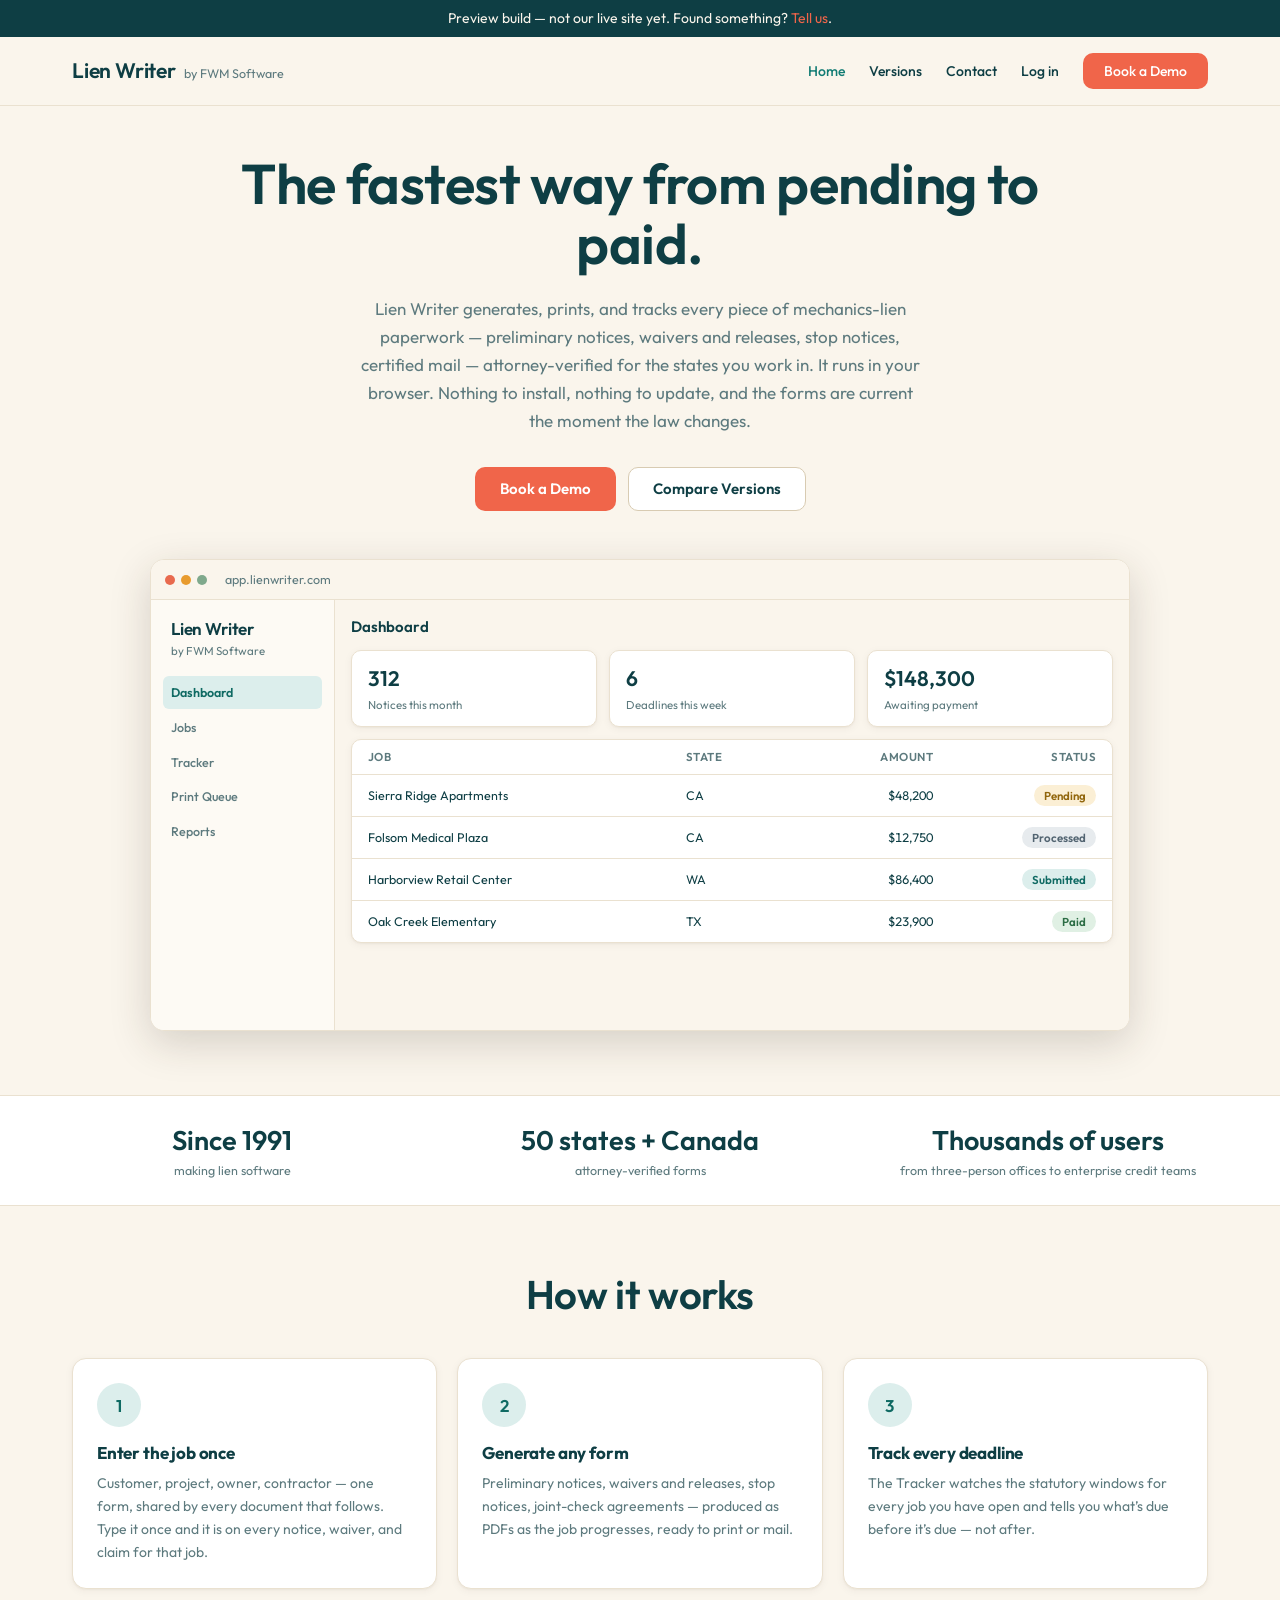
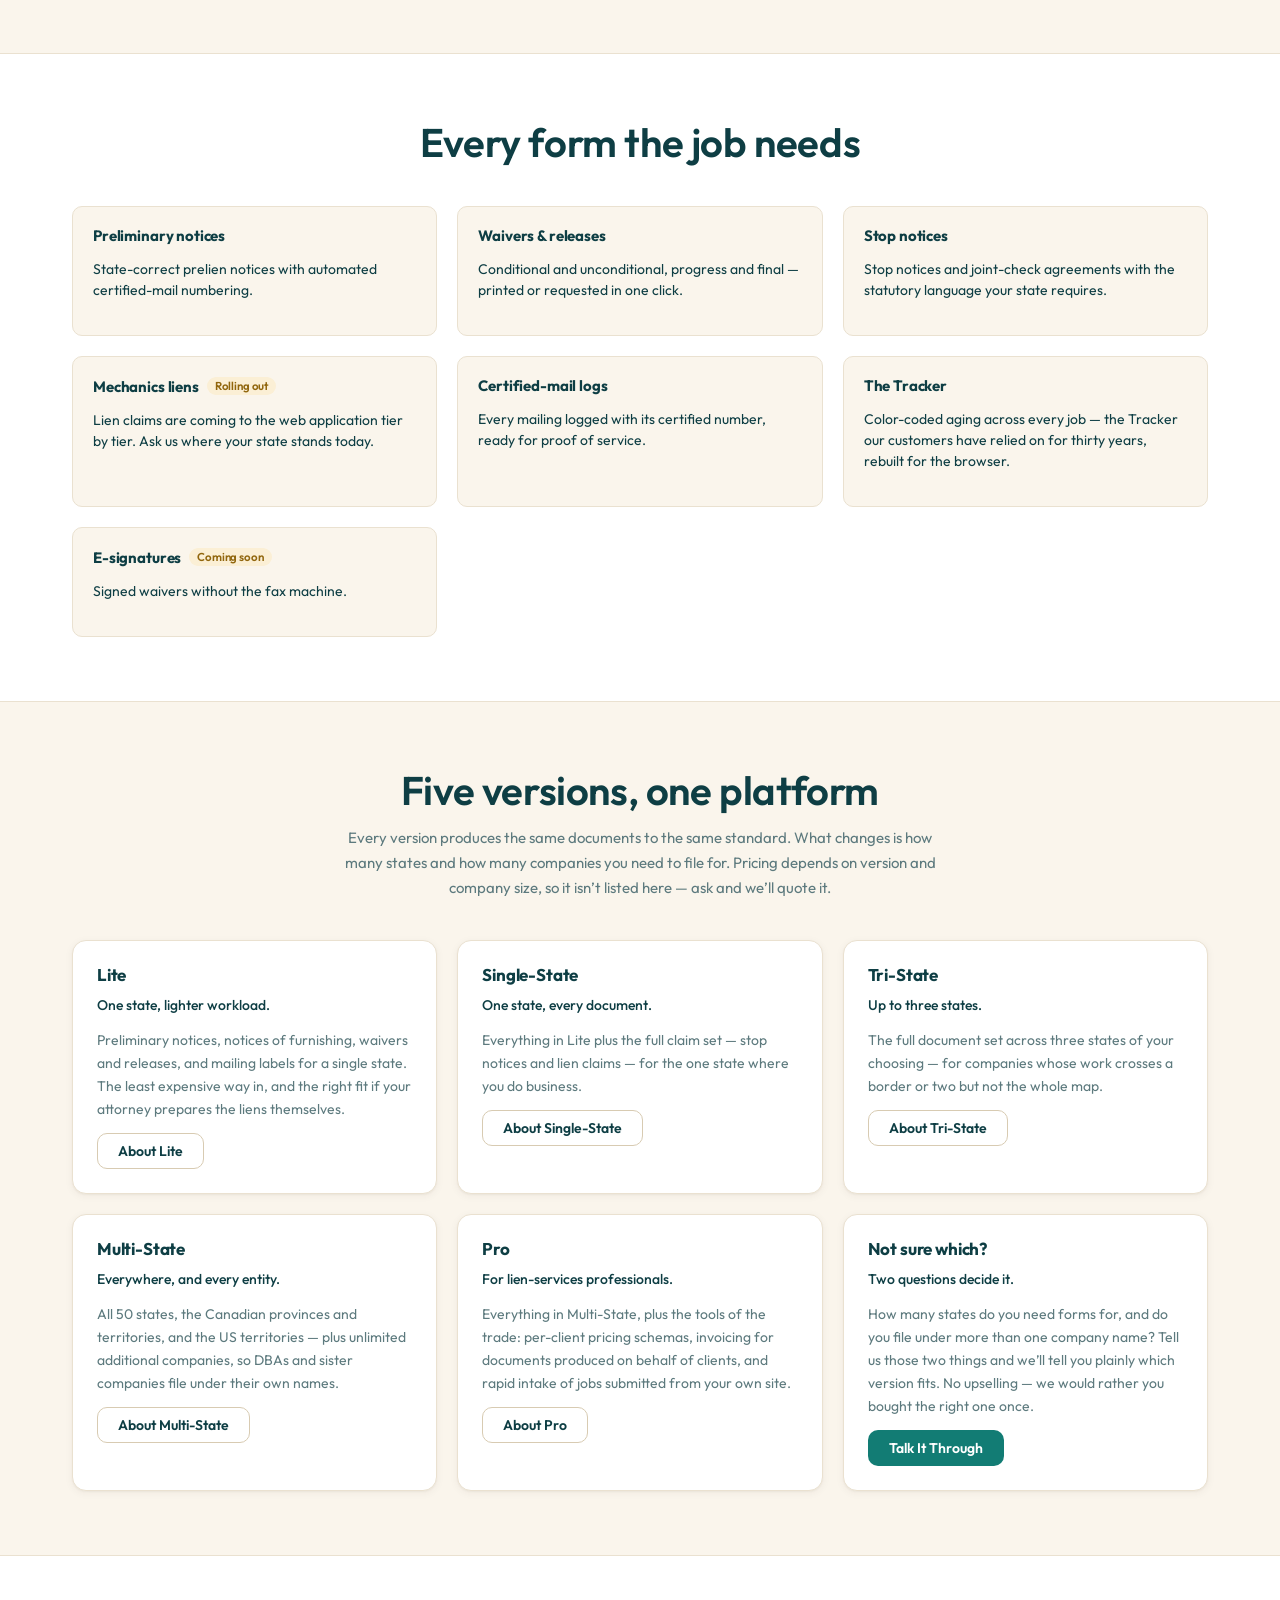
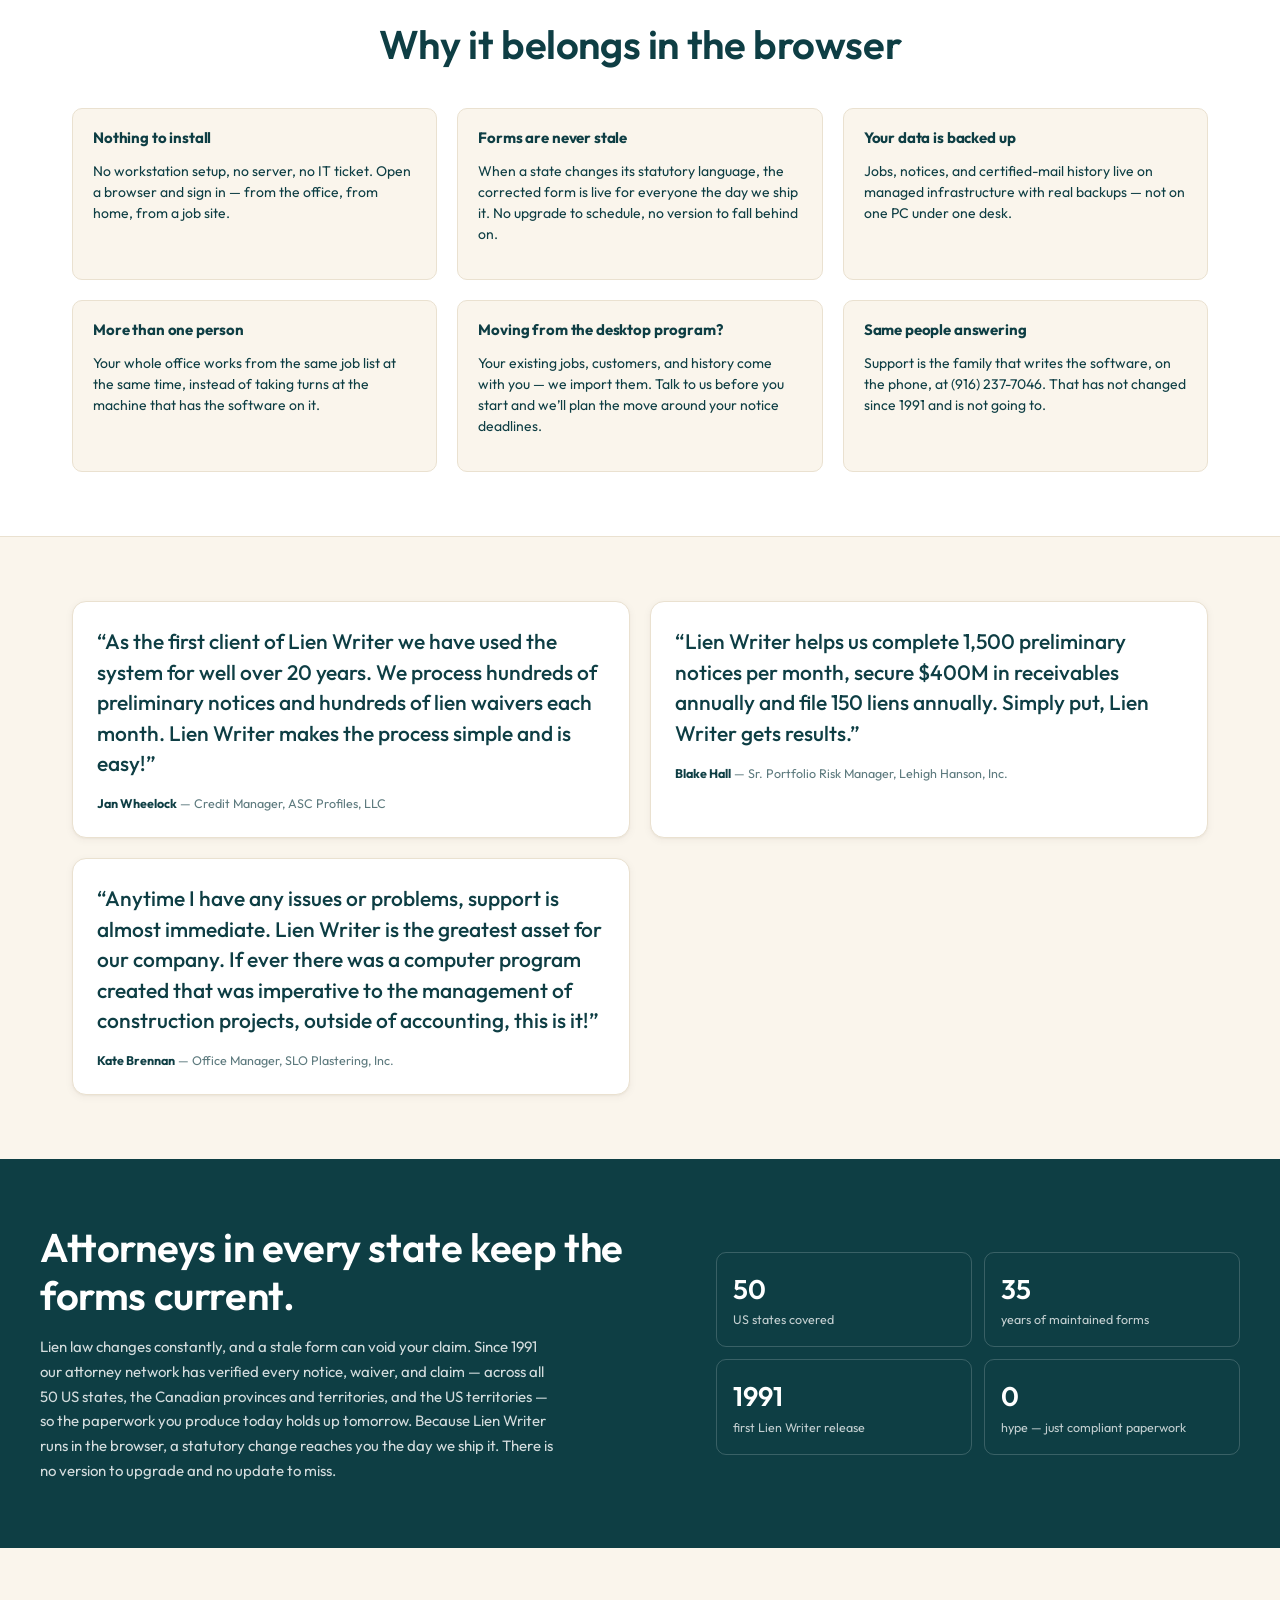
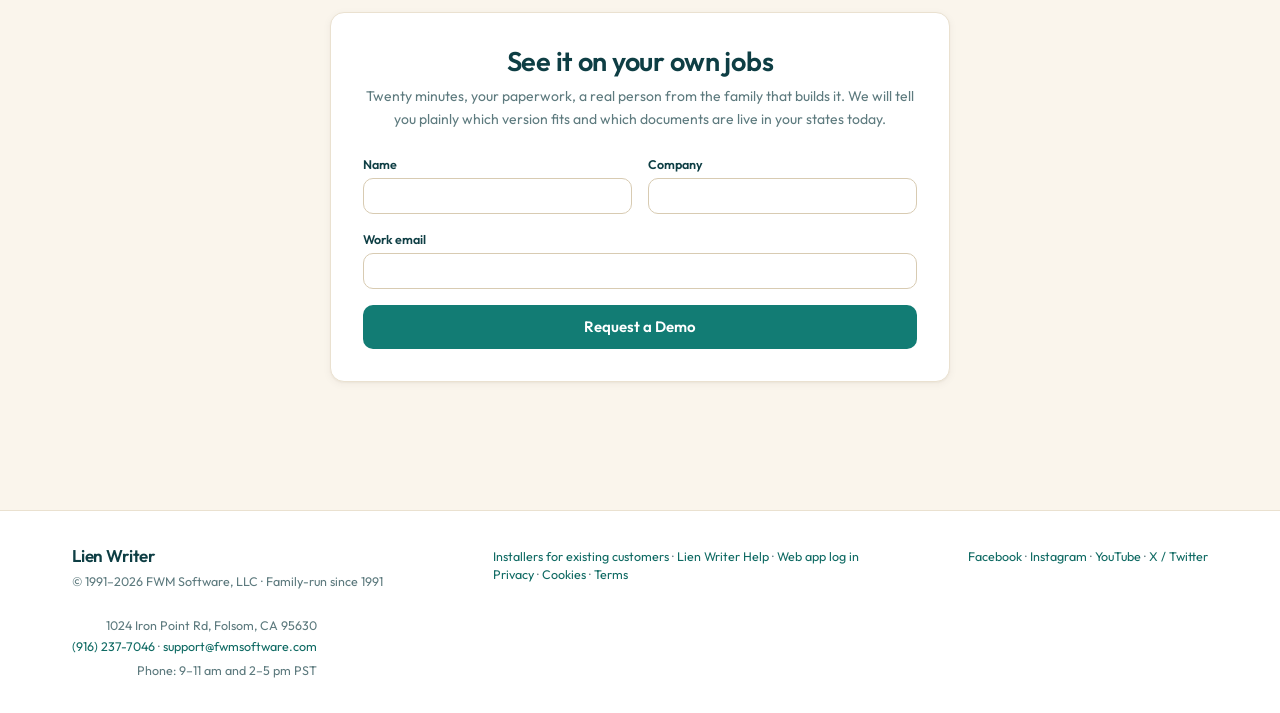
<file: index.html>
<!DOCTYPE html>
<html lang="en">
<head>
  <meta name="robots" content="noindex, nofollow">
<meta charset="utf-8">
<meta name="viewport" content="width=device-width, initial-scale=1">
<title>Mechanics Lien &amp; Preliminary Notice Software &mdash; Lien Writer&reg; by FWM Software</title>
<meta name="description" content="Lien Writer&reg; is web-based mechanics lien software for contractors and suppliers: generate, print, and track preliminary notices, lien waivers and releases, stop notices, and certified-mail logs in your browser — attorney-verified across all 50 states, Canada, and the US territories.">
<link rel="preconnect" href="https://fonts.googleapis.com">
<link rel="preconnect" href="https://fonts.gstatic.com" crossorigin>
<link href="https://fonts.googleapis.com/css2?family=Outfit:wght@400;500;600;700&display=swap" rel="stylesheet">
<link rel="stylesheet" href="styles.css">
</head>
<body>
  <div style="background:#0E3E44;color:#FAF5EC;text-align:center;padding:8px 16px;font-size:14px">Preview build — not our live site yet. Found something? <a href="contact.html" style="color:#F0654A">Tell us</a>.</div>

<header class="site-header">
  <div class="shell header-inner">
    <a class="lockup" href="index.html">
      <span class="lockup-name">Lien Writer</span>
      <span class="lockup-by">by FWM Software</span>
    </a>
    <nav class="site-nav" aria-label="Main">
      <a href="index.html" aria-current="page">Home</a>
      <a href="versions.html">Versions</a>
      <a href="contact.html">Contact</a>
      <a href="https://app.lienwriter.com">Log in</a>
      <a class="btn btn-accent" href="contact.html">Book a Demo</a>
    </nav>
  </div>
</header>

<main>

  <!-- 1. Hero -->
  <section class="hero">
    <div class="shell">
      <h1>The fastest way from pending to paid.</h1>
      <p class="hero-sub">Lien Writer generates, prints, and tracks every piece of mechanics-lien paperwork — preliminary notices, waivers and releases, stop notices, certified mail — attorney-verified for the states you work in. It runs in your browser. Nothing to install, nothing to update, and the forms are current the moment the law changes.</p>
      <div class="hero-ctas">
        <a class="btn btn-accent btn-lg" href="contact.html">Book a Demo</a>
        <a class="btn btn-outline btn-lg" href="versions.html">Compare Versions</a>
      </div>

      <div class="browser-frame" aria-hidden="true">
        <div class="browser-bar">
          <span class="browser-dot d1"></span>
          <span class="browser-dot d2"></span>
          <span class="browser-dot d3"></span>
          <span class="browser-url">app.lienwriter.com</span>
        </div>
        <div class="app-mock">
          <div class="mock-sidebar">
            <div class="mock-lockup">
              <strong>Lien Writer</strong>
              <span>by FWM Software</span>
            </div>
            <div class="mock-nav">
              <span class="active">Dashboard</span>
              <span>Jobs</span>
              <span>Tracker</span>
              <span>Print Queue</span>
              <span>Reports</span>
            </div>
          </div>
          <div class="mock-main">
            <div class="mock-title">Dashboard</div>
            <div class="mock-stats">
              <div class="mock-stat"><b>312</b><span>Notices this month</span></div>
              <div class="mock-stat"><b>6</b><span>Deadlines this week</span></div>
              <div class="mock-stat"><b>$148,300</b><span>Awaiting payment</span></div>
            </div>
            <div class="mock-table">
              <div class="mock-row"><span>Job</span><span>State</span><span class="mock-amount">Amount</span><span style="justify-self:end">Status</span></div>
              <div class="mock-row"><span>Sierra Ridge Apartments</span><span>CA</span><span class="mock-amount">$48,200</span><span class="pill pill-pending">Pending</span></div>
              <div class="mock-row"><span>Folsom Medical Plaza</span><span>CA</span><span class="mock-amount">$12,750</span><span class="pill pill-processed">Processed</span></div>
              <div class="mock-row"><span>Harborview Retail Center</span><span>WA</span><span class="mock-amount">$86,400</span><span class="pill pill-submitted">Submitted</span></div>
              <div class="mock-row"><span>Oak Creek Elementary</span><span>TX</span><span class="mock-amount">$23,900</span><span class="pill pill-paid">Paid</span></div>
            </div>
          </div>
        </div>
      </div>
    </div>
  </section>

  <!-- 2. Trust bar -->
  <section class="section-card">
    <div class="shell trust-grid">
      <div><b>Since 1991</b><span>making lien software</span></div>
      <div><b>50 states + Canada</b><span>attorney-verified forms</span></div>
      <div><b>Thousands of users</b><span>from three-person offices to enterprise credit teams</span></div>
    </div>
  </section>

  <!-- 3. How it works -->
  <section class="section">
    <div class="shell">
      <h2 class="section-title">How it works</h2>
      <div class="grid-3">
        <div class="card">
          <span class="step-badge">1</span>
          <h3>Enter the job once</h3>
          <p>Customer, project, owner, contractor — one form, shared by every document that follows. Type it once and it is on every notice, waiver, and claim for that job.</p>
        </div>
        <div class="card">
          <span class="step-badge">2</span>
          <h3>Generate any form</h3>
          <p>Preliminary notices, waivers and releases, stop notices, joint-check agreements — produced as PDFs as the job progresses, ready to print or mail.</p>
        </div>
        <div class="card">
          <span class="step-badge">3</span>
          <h3>Track every deadline</h3>
          <p>The Tracker watches the statutory windows for every job you have open and tells you what&rsquo;s due before it&rsquo;s due — not after.</p>
        </div>
      </div>
    </div>
  </section>

  <!-- 4. Feature grid -->
  <section class="section section-card">
    <div class="shell">
      <h2 class="section-title">Every form the job needs</h2>
      <div class="grid-3">
        <div class="feature">
          <h3>Preliminary notices</h3>
          <p>State-correct prelien notices with automated certified-mail numbering.</p>
        </div>
        <div class="feature">
          <h3>Waivers &amp; releases</h3>
          <p>Conditional and unconditional, progress and final — printed or requested in one click.</p>
        </div>
        <div class="feature">
          <h3>Stop notices</h3>
          <p>Stop notices and joint-check agreements with the statutory language your state requires.</p>
        </div>
        <div class="feature">
          <h3>Mechanics liens<span class="tag-soon">Rolling out</span></h3>
          <p>Lien claims are coming to the web application tier by tier. Ask us where your state stands today.</p>
        </div>
        <div class="feature">
          <h3>Certified-mail logs</h3>
          <p>Every mailing logged with its certified number, ready for proof of service.</p>
        </div>
        <div class="feature">
          <h3>The Tracker</h3>
          <p>Color-coded aging across every job — the Tracker our customers have relied on for thirty years, rebuilt for the browser.</p>
        </div>
        <div class="feature">
          <h3>E-signatures<span class="tag-soon">Coming soon</span></h3>
          <p>Signed waivers without the fax machine.</p>
        </div>
      </div>
    </div>
  </section>

  <!-- 4b. The catalog -->
  <section class="section">
    <div class="shell">
      <h2 class="section-title">Five versions, one platform</h2>
      <p class="section-sub">Every version produces the same documents to the same standard. What changes is how many states and how many companies you need to file for. Pricing depends on version and company size, so it isn&rsquo;t listed here &mdash; ask and we&rsquo;ll quote it.</p>
      <div class="grid-3">
        <div class="card">
          <h3 style="margin-top:0">Lite</h3>
          <p class="lede">One state, lighter workload.</p>
          <p>Preliminary notices, notices of furnishing, waivers and releases, and mailing labels for a single state. The least expensive way in, and the right fit if your attorney prepares the liens themselves.</p>
          <p class="version-cta"><a class="btn btn-outline" href="lite-version/">About Lite</a></p>
        </div>
        <div class="card">
          <h3 style="margin-top:0">Single-State</h3>
          <p class="lede">One state, every document.</p>
          <p>Everything in Lite plus the full claim set &mdash; stop notices and lien claims &mdash; for the one state where you do business.</p>
          <p class="version-cta"><a class="btn btn-outline" href="single-state/">About Single-State</a></p>
        </div>
        <div class="card">
          <h3 style="margin-top:0">Tri-State</h3>
          <p class="lede">Up to three states.</p>
          <p>The full document set across three states of your choosing &mdash; for companies whose work crosses a border or two but not the whole map.</p>
          <p class="version-cta"><a class="btn btn-outline" href="tri-state/">About Tri-State</a></p>
        </div>
        <div class="card">
          <h3 style="margin-top:0">Multi-State</h3>
          <p class="lede">Everywhere, and every entity.</p>
          <p>All 50 states, the Canadian provinces and territories, and the US territories &mdash; plus unlimited additional companies, so DBAs and sister companies file under their own names.</p>
          <p class="version-cta"><a class="btn btn-outline" href="multi-state/">About Multi-State</a></p>
        </div>
        <div class="card">
          <h3 style="margin-top:0">Pro</h3>
          <p class="lede">For lien-services professionals.</p>
          <p>Everything in Multi-State, plus the tools of the trade: per-client pricing schemas, invoicing for documents produced on behalf of clients, and rapid intake of jobs submitted from your own site.</p>
          <p class="version-cta"><a class="btn btn-outline" href="lien-writer-pro/">About Pro</a></p>
        </div>
        <div class="card">
          <h3 style="margin-top:0">Not sure which?</h3>
          <p class="lede">Two questions decide it.</p>
          <p>How many states do you need forms for, and do you file under more than one company name? Tell us those two things and we&rsquo;ll tell you plainly which version fits. No upselling &mdash; we would rather you bought the right one once.</p>
          <p class="version-cta"><a class="btn btn-primary" href="contact.html">Talk It Through</a></p>
        </div>
      </div>
    </div>
  </section>

  <!-- 4c. Why the browser -->
  <section class="section section-card">
    <div class="shell">
      <h2 class="section-title">Why it belongs in the browser</h2>
      <div class="grid-3">
        <div class="feature">
          <h3>Nothing to install</h3>
          <p>No workstation setup, no server, no IT ticket. Open a browser and sign in &mdash; from the office, from home, from a job site.</p>
        </div>
        <div class="feature">
          <h3>Forms are never stale</h3>
          <p>When a state changes its statutory language, the corrected form is live for everyone the day we ship it. No upgrade to schedule, no version to fall behind on.</p>
        </div>
        <div class="feature">
          <h3>Your data is backed up</h3>
          <p>Jobs, notices, and certified-mail history live on managed infrastructure with real backups &mdash; not on one PC under one desk.</p>
        </div>
        <div class="feature">
          <h3>More than one person</h3>
          <p>Your whole office works from the same job list at the same time, instead of taking turns at the machine that has the software on it.</p>
        </div>
        <div class="feature">
          <h3>Moving from the desktop program?</h3>
          <p>Your existing jobs, customers, and history come with you &mdash; we import them. Talk to us before you start and we&rsquo;ll plan the move around your notice deadlines.</p>
        </div>
        <div class="feature">
          <h3>Same people answering</h3>
          <p>Support is the family that writes the software, on the phone, at (916) 237-7046. That has not changed since 1991 and is not going to.</p>
        </div>
      </div>
    </div>
  </section>

  <!-- 5. Testimonials -->
  <section class="section">
    <div class="shell grid-2" style="margin-top:0">
      <figure class="card quote-card">
        <blockquote>&ldquo;As the first client of Lien Writer we have used the system for well over 20 years. We process hundreds of preliminary notices and hundreds of lien waivers each month. Lien Writer makes the process simple and is easy!&rdquo;</blockquote>
        <figcaption><strong>Jan Wheelock</strong> — Credit Manager, ASC Profiles, LLC</figcaption>
      </figure>
      <figure class="card quote-card">
        <blockquote>&ldquo;Lien Writer helps us complete 1,500 preliminary notices per month, secure $400M in receivables annually and file 150 liens annually. Simply put, Lien Writer gets results.&rdquo;</blockquote>
        <figcaption><strong>Blake Hall</strong> — Sr. Portfolio Risk Manager, Lehigh Hanson, Inc.</figcaption>
      </figure>
      <figure class="card quote-card">
        <blockquote>&ldquo;Anytime I have any issues or problems, support is almost immediate. Lien Writer is the greatest asset for our company. If ever there was a computer program created that was imperative to the management of construction projects, outside of accounting, this is it!&rdquo;</blockquote>
        <figcaption><strong>Kate Brennan</strong> &mdash; Office Manager, SLO Plastering, Inc.</figcaption>
      </figure>
    </div>
  </section>

  <!-- 6. Compliance -->
  <section class="compliance">
    <div class="shell compliance-inner">
      <div>
        <h2>Attorneys in every state keep the forms current.</h2>
        <p>Lien law changes constantly, and a stale form can void your claim. Since 1991 our attorney network has verified every notice, waiver, and claim — across all 50 US states, the Canadian provinces and territories, and the US territories — so the paperwork you produce today holds up tomorrow. Because Lien Writer runs in the browser, a statutory change reaches you the day we ship it. There is no version to upgrade and no update to miss.</p>
      </div>
      <div class="compliance-stats">
        <div class="compliance-stat"><b>50</b><span>US states covered</span></div>
        <div class="compliance-stat"><b>35</b><span>years of maintained forms</span></div>
        <div class="compliance-stat"><b>1991</b><span>first Lien Writer release</span></div>
        <div class="compliance-stat"><b>0</b><span>hype — just compliant paperwork</span></div>
      </div>
    </div>
  </section>

  <!-- 7. Demo form -->
  <section class="section" id="demo">
    <div class="shell">
      <form class="card form-card" id="demo-form">
        <h2>See it on your own jobs</h2>
        <p class="form-lede">Twenty minutes, your paperwork, a real person from the family that builds it. We will tell you plainly which version fits and which documents are live in your states today.</p>
        <div class="form-grid">
          <div class="field">
            <label for="demo-name">Name</label>
            <input id="demo-name" name="name" type="text" autocomplete="name" required>
          </div>
          <div class="field">
            <label for="demo-company">Company</label>
            <input id="demo-company" name="company" type="text" autocomplete="organization" required>
          </div>
        </div>
        <div class="field">
          <label for="demo-email">Work email</label>
          <input id="demo-email" name="email" type="email" autocomplete="email" required>
        </div>
        <button class="btn btn-primary btn-lg" type="submit" style="width:100%">Request a Demo</button>
        <p class="form-note" hidden>Your email app should open with the details filled in — just press Send, and we&rsquo;ll be in touch within one business day.</p>
      </form>
    </div>
  </section>

</main>

<!-- 8. Footer -->
<footer class="site-footer">
  <div class="shell footer-inner">
    <div>
      <div class="lockup-name">Lien Writer</div>
      <div class="footer-line">&copy; 1991&ndash;2026 FWM Software, LLC &middot; Family-run since 1991</div>
    </div>
    <nav class="footer-line" aria-label="More from FWM Software">
      <a href="downloads.html">Installers for existing customers</a> &middot;
      <a href="https://www.lienwriterhelp.com/">Lien Writer Help</a> &middot;
      <a href="https://app.lienwriter.com">Web app log in</a><br>
      <a href="privacy.html">Privacy</a> &middot;
      <a href="cookies.html">Cookies</a> &middot;
      <a href="terms.html">Terms</a>
    </nav>
    <nav class="footer-line" aria-label="Social">
      <a href="https://www.facebook.com/lienwriter" rel="noopener">Facebook</a> &middot;
      <a href="https://www.instagram.com/lienwritersoftware/" rel="noopener">Instagram</a> &middot;
      <a href="https://www.youtube.com/channel/UCjJ4qw9RENUGx04Q4GmMbog" rel="noopener">YouTube</a> &middot;
      <a href="https://twitter.com/Fmoore0001" rel="noopener">X / Twitter</a>
    </nav>
    <address>
      1024 Iron Point Rd, Folsom, CA 95630<br>
      <a href="tel:+19162377046">(916) 237-7046</a> &middot; <a href="mailto:support@fwmsoftware.com">support@fwmsoftware.com</a>
      <span class="footer-hours">Phone: 9&ndash;11 am and 2&ndash;5 pm PST</span>
    </address>
  </div>
</footer>

<script>
document.getElementById('demo-form').addEventListener('submit', function (e) {
  e.preventDefault();
  var f = e.target;
  var name = f.name.value.trim();
  var company = f.company.value.trim();
  var email = f.email.value.trim();
  var subject = 'Demo request — ' + name + (company ? ' at ' + company : '');
  var body = 'Name: ' + name + '\nCompany: ' + company + '\nWork email: ' + email +
    '\n\nSent from the fwmsoftware.com demo form.';
  window.location.href = 'mailto:support@fwmsoftware.com?subject=' +
    encodeURIComponent(subject) + '&body=' + encodeURIComponent(body);
  f.querySelector('.form-note').hidden = false;
});
</script>

</body>
</html>
</file>
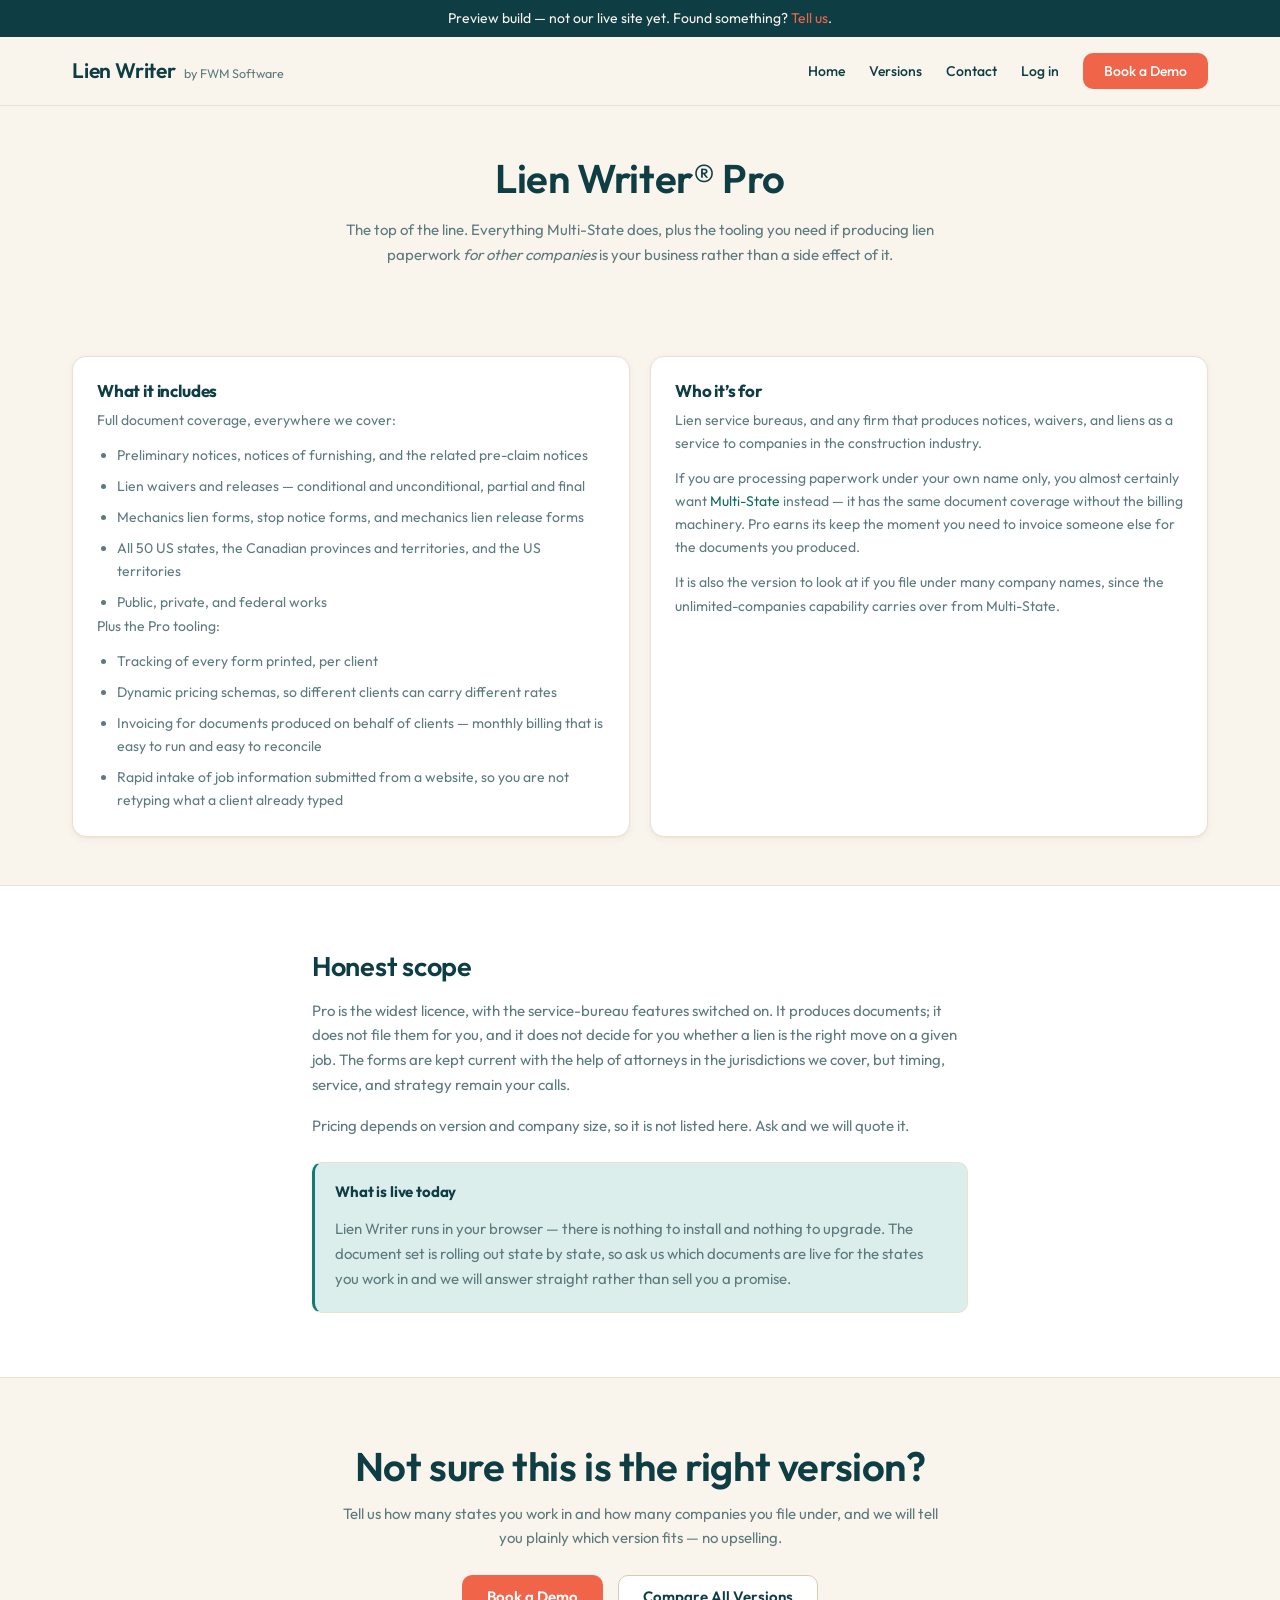
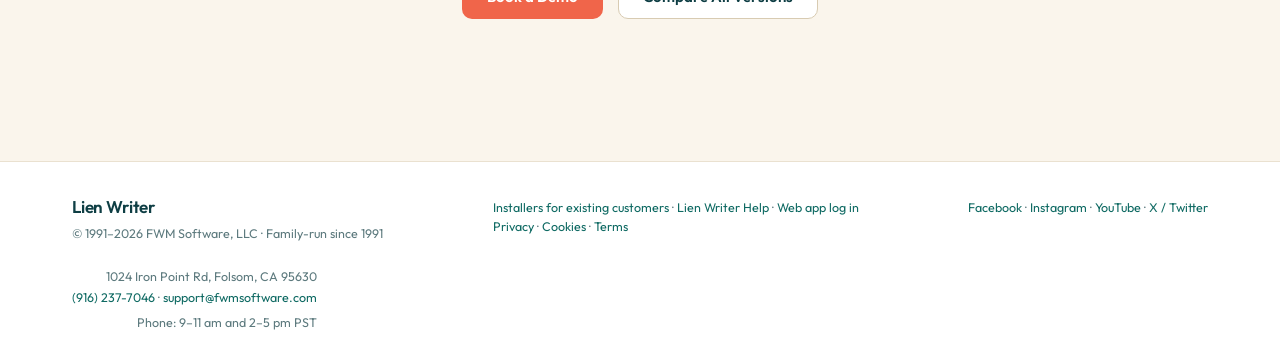
<file: lien-writer-pro/index.html>
<!DOCTYPE html>
<html lang="en">
<head>
  <meta name="robots" content="noindex, nofollow">
<meta charset="utf-8">
<meta name="viewport" content="width=device-width, initial-scale=1">
<title>Lien Writer&reg; Pro &mdash; Mechanics Lien Software for Lien Service Professionals | FWM Software</title>
<meta name="description" content="Lien Writer Pro: every mechanics-lien document for all 50 states, the Canadian provinces and territories, and the US territories, plus billing and invoicing tools for firms producing lien paperwork on behalf of clients.">
<link rel="preconnect" href="https://fonts.googleapis.com">
<link rel="preconnect" href="https://fonts.gstatic.com" crossorigin>
<link href="https://fonts.googleapis.com/css2?family=Outfit:wght@400;500;600;700&display=swap" rel="stylesheet">
<link rel="stylesheet" href="../styles.css">
</head>
<body>
  <div style="background:#0E3E44;color:#FAF5EC;text-align:center;padding:8px 16px;font-size:14px">Preview build — not our live site yet. Found something? <a href="../contact.html" style="color:#F0654A">Tell us</a>.</div>

<header class="site-header">
  <div class="shell header-inner">
    <a class="lockup" href="../index.html">
      <span class="lockup-name">Lien Writer</span>
      <span class="lockup-by">by FWM Software</span>
    </a>
    <nav class="site-nav" aria-label="Main">
      <a href="../index.html">Home</a>
      <a href="../versions.html">Versions</a>
      <a href="../contact.html">Contact</a>
      <a href="https://app.lienwriter.com">Log in</a>
      <a class="btn btn-accent" href="../contact.html">Book a Demo</a>
    </nav>
  </div>
</header>

<main>
  <section class="page-intro">
    <div class="shell">
      <h1>Lien Writer&reg; Pro</h1>
      <p>The top of the line. Everything Multi-State does, plus the tooling you need if producing lien paperwork <em>for other companies</em> is your business rather than a side effect of it.</p>
    </div>
  </section>

  <section class="section-tight">
    <div class="shell grid-2">
      <div class="card">
        <h3 style="margin-top:0">What it includes</h3>
        <p>Full document coverage, everywhere we cover:</p>
        <ul>
          <li>Preliminary notices, notices of furnishing, and the related pre-claim notices</li>
          <li>Lien waivers and releases &mdash; conditional and unconditional, partial and final</li>
          <li>Mechanics lien forms, stop notice forms, and mechanics lien release forms</li>
          <li>All 50 US states, the Canadian provinces and territories, and the US territories</li>
          <li>Public, private, and federal works</li>
        </ul>
        <p>Plus the Pro tooling:</p>
        <ul>
          <li>Tracking of every form printed, per client</li>
          <li>Dynamic pricing schemas, so different clients can carry different rates</li>
          <li>Invoicing for documents produced on behalf of clients &mdash; monthly billing that is easy to run and easy to reconcile</li>
          <li>Rapid intake of job information submitted from a website, so you are not retyping what a client already typed</li>
        </ul>
      </div>
      <div class="card">
        <h3 style="margin-top:0">Who it&rsquo;s for</h3>
        <p>Lien service bureaus, and any firm that produces notices, waivers, and liens as a service to companies in the construction industry.</p>
        <p>If you are processing paperwork under your own name only, you almost certainly want <a href="../multi-state/">Multi-State</a> instead &mdash; it has the same document coverage without the billing machinery. Pro earns its keep the moment you need to invoice someone else for the documents you produced.</p>
        <p>It is also the version to look at if you file under many company names, since the unlimited-companies capability carries over from Multi-State.</p>
      </div>
    </div>
  </section>

  <section class="section section-card">
    <div class="shell prose">
      <h2>Honest scope</h2>
      <p>Pro is the widest licence, with the service-bureau features switched on. It produces documents; it does not file them for you, and it does not decide for you whether a lien is the right move on a given job. The forms are kept current with the help of attorneys in the jurisdictions we cover, but timing, service, and strategy remain your calls.</p>
      <p>Pricing depends on version and company size, so it is not listed here. Ask and we will quote it.</p>
      <div class="callout">
        <h3>What is live today</h3>
        <p>Lien Writer runs in your browser &mdash; there is nothing to install and nothing to upgrade. The document set is rolling out state by state, so ask us which documents are live for the states you work in and we will answer straight rather than sell you a promise.</p>
      </div>
    </div>
  </section>
  <section class="section">
    <div class="shell" style="text-align:center">
      <h2 class="section-title">Not sure this is the right version?</h2>
      <p class="section-sub">Tell us how many states you work in and how many companies you file under, and we will tell you plainly which version fits &mdash; no upselling.</p>
      <p style="margin-top:var(--space-6)">
        <a class="btn btn-accent btn-lg" href="../contact.html">Book a Demo</a>
        <a class="btn btn-outline btn-lg" href="../versions.html" style="margin-left:var(--space-3)">Compare All Versions</a>
      </p>
    </div>
  </section>

</main>

<footer class="site-footer">
  <div class="shell footer-inner">
    <div>
      <div class="lockup-name">Lien Writer</div>
      <div class="footer-line">&copy; 1991&ndash;2026 FWM Software, LLC &middot; Family-run since 1991</div>
    </div>
    <nav class="footer-line" aria-label="More from FWM Software">
      <a href="../downloads.html">Installers for existing customers</a> &middot;
      <a href="https://www.lienwriterhelp.com/">Lien Writer Help</a> &middot;
      <a href="https://app.lienwriter.com">Web app log in</a><br>
      <a href="../privacy.html">Privacy</a> &middot;
      <a href="../cookies.html">Cookies</a> &middot;
      <a href="../terms.html">Terms</a>
    </nav>
    <nav class="footer-line" aria-label="Social">
      <a href="https://www.facebook.com/lienwriter" rel="noopener">Facebook</a> &middot;
      <a href="https://www.instagram.com/lienwritersoftware/" rel="noopener">Instagram</a> &middot;
      <a href="https://www.youtube.com/channel/UCjJ4qw9RENUGx04Q4GmMbog" rel="noopener">YouTube</a> &middot;
      <a href="https://twitter.com/Fmoore0001" rel="noopener">X / Twitter</a>
    </nav>
    <address>
      1024 Iron Point Rd, Folsom, CA 95630<br>
      <a href="tel:+19162377046">(916) 237-7046</a> &middot; <a href="mailto:support@fwmsoftware.com">support@fwmsoftware.com</a>
      <span class="footer-hours">Phone: 9&ndash;11 am and 2&ndash;5 pm PST</span>
    </address>
  </div>
</footer>

</body>
</html>
</file>
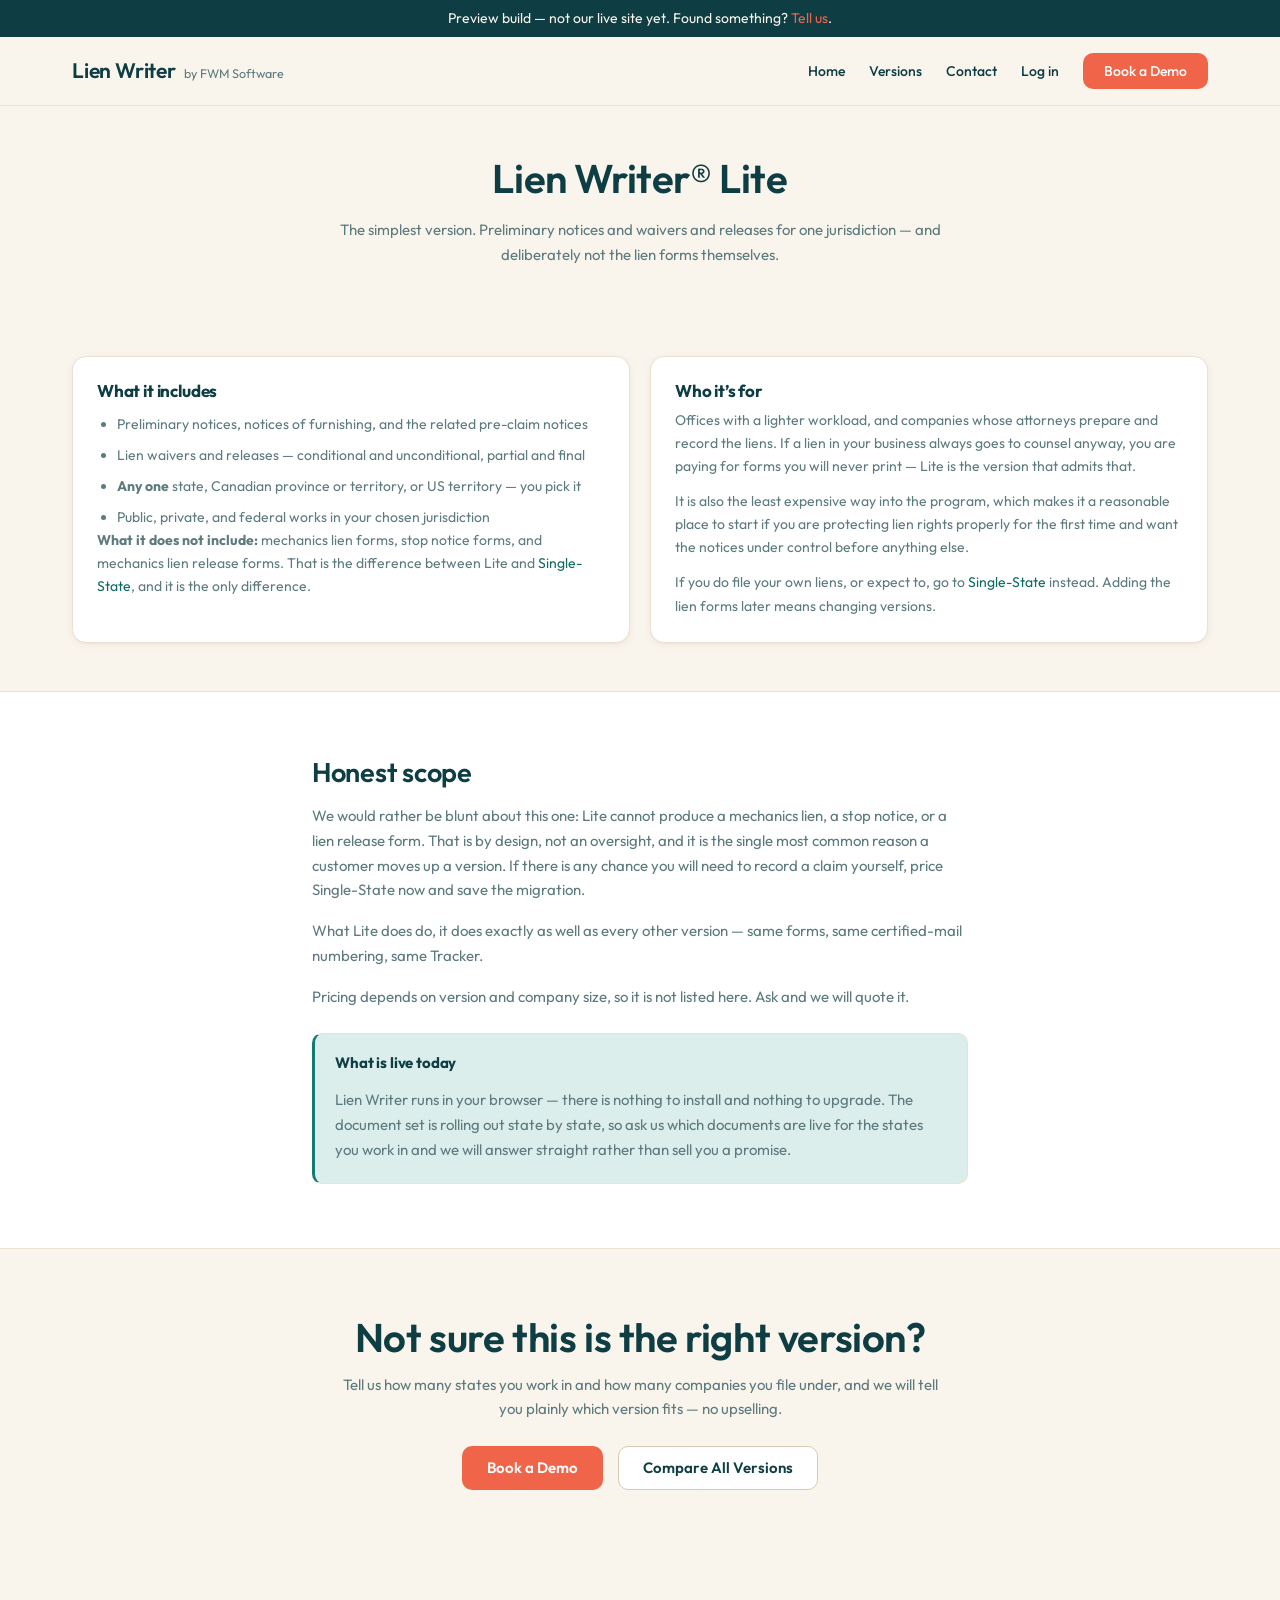
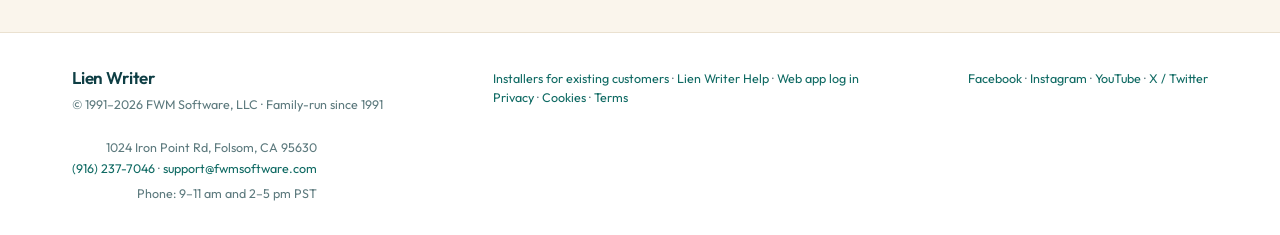
<file: lite-version/index.html>
<!DOCTYPE html>
<html lang="en">
<head>
  <meta name="robots" content="noindex, nofollow">
<meta charset="utf-8">
<meta name="viewport" content="width=device-width, initial-scale=1">
<title>Lien Writer&reg; Lite &mdash; Preliminary Notice &amp; Lien Waiver Software | FWM Software</title>
<meta name="description" content="Lien Writer Lite: preliminary notices, notices of furnishing, and lien waivers and releases for one state. Does not include mechanics lien or stop notice forms, on the assumption your attorney handles those.">
<link rel="preconnect" href="https://fonts.googleapis.com">
<link rel="preconnect" href="https://fonts.gstatic.com" crossorigin>
<link href="https://fonts.googleapis.com/css2?family=Outfit:wght@400;500;600;700&display=swap" rel="stylesheet">
<link rel="stylesheet" href="../styles.css">
</head>
<body>
  <div style="background:#0E3E44;color:#FAF5EC;text-align:center;padding:8px 16px;font-size:14px">Preview build — not our live site yet. Found something? <a href="../contact.html" style="color:#F0654A">Tell us</a>.</div>

<header class="site-header">
  <div class="shell header-inner">
    <a class="lockup" href="../index.html">
      <span class="lockup-name">Lien Writer</span>
      <span class="lockup-by">by FWM Software</span>
    </a>
    <nav class="site-nav" aria-label="Main">
      <a href="../index.html">Home</a>
      <a href="../versions.html">Versions</a>
      <a href="../contact.html">Contact</a>
      <a href="https://app.lienwriter.com">Log in</a>
      <a class="btn btn-accent" href="../contact.html">Book a Demo</a>
    </nav>
  </div>
</header>

<main>
  <section class="page-intro">
    <div class="shell">
      <h1>Lien Writer&reg; Lite</h1>
      <p>The simplest version. Preliminary notices and waivers and releases for one jurisdiction &mdash; and deliberately not the lien forms themselves.</p>
    </div>
  </section>

  <section class="section-tight">
    <div class="shell grid-2">
      <div class="card">
        <h3 style="margin-top:0">What it includes</h3>
        <ul>
          <li>Preliminary notices, notices of furnishing, and the related pre-claim notices</li>
          <li>Lien waivers and releases &mdash; conditional and unconditional, partial and final</li>
          <li><strong>Any one</strong> state, Canadian province or territory, or US territory &mdash; you pick it</li>
          <li>Public, private, and federal works in your chosen jurisdiction</li>
        </ul>
        <p><strong>What it does not include:</strong> mechanics lien forms, stop notice forms, and mechanics lien release forms. That is the difference between Lite and <a href="../single-state/">Single-State</a>, and it is the only difference.</p>
      </div>
      <div class="card">
        <h3 style="margin-top:0">Who it&rsquo;s for</h3>
        <p>Offices with a lighter workload, and companies whose attorneys prepare and record the liens. If a lien in your business always goes to counsel anyway, you are paying for forms you will never print &mdash; Lite is the version that admits that.</p>
        <p>It is also the least expensive way into the program, which makes it a reasonable place to start if you are protecting lien rights properly for the first time and want the notices under control before anything else.</p>
        <p>If you do file your own liens, or expect to, go to <a href="../single-state/">Single-State</a> instead. Adding the lien forms later means changing versions.</p>
      </div>
    </div>
  </section>

  <section class="section section-card">
    <div class="shell prose">
      <h2>Honest scope</h2>
      <p>We would rather be blunt about this one: Lite cannot produce a mechanics lien, a stop notice, or a lien release form. That is by design, not an oversight, and it is the single most common reason a customer moves up a version. If there is any chance you will need to record a claim yourself, price Single-State now and save the migration.</p>
      <p>What Lite does do, it does exactly as well as every other version &mdash; same forms, same certified-mail numbering, same Tracker.</p>
      <p>Pricing depends on version and company size, so it is not listed here. Ask and we will quote it.</p>
      <div class="callout">
        <h3>What is live today</h3>
        <p>Lien Writer runs in your browser &mdash; there is nothing to install and nothing to upgrade. The document set is rolling out state by state, so ask us which documents are live for the states you work in and we will answer straight rather than sell you a promise.</p>
      </div>
    </div>
  </section>
  <section class="section">
    <div class="shell" style="text-align:center">
      <h2 class="section-title">Not sure this is the right version?</h2>
      <p class="section-sub">Tell us how many states you work in and how many companies you file under, and we will tell you plainly which version fits &mdash; no upselling.</p>
      <p style="margin-top:var(--space-6)">
        <a class="btn btn-accent btn-lg" href="../contact.html">Book a Demo</a>
        <a class="btn btn-outline btn-lg" href="../versions.html" style="margin-left:var(--space-3)">Compare All Versions</a>
      </p>
    </div>
  </section>

</main>

<footer class="site-footer">
  <div class="shell footer-inner">
    <div>
      <div class="lockup-name">Lien Writer</div>
      <div class="footer-line">&copy; 1991&ndash;2026 FWM Software, LLC &middot; Family-run since 1991</div>
    </div>
    <nav class="footer-line" aria-label="More from FWM Software">
      <a href="../downloads.html">Installers for existing customers</a> &middot;
      <a href="https://www.lienwriterhelp.com/">Lien Writer Help</a> &middot;
      <a href="https://app.lienwriter.com">Web app log in</a><br>
      <a href="../privacy.html">Privacy</a> &middot;
      <a href="../cookies.html">Cookies</a> &middot;
      <a href="../terms.html">Terms</a>
    </nav>
    <nav class="footer-line" aria-label="Social">
      <a href="https://www.facebook.com/lienwriter" rel="noopener">Facebook</a> &middot;
      <a href="https://www.instagram.com/lienwritersoftware/" rel="noopener">Instagram</a> &middot;
      <a href="https://www.youtube.com/channel/UCjJ4qw9RENUGx04Q4GmMbog" rel="noopener">YouTube</a> &middot;
      <a href="https://twitter.com/Fmoore0001" rel="noopener">X / Twitter</a>
    </nav>
    <address>
      1024 Iron Point Rd, Folsom, CA 95630<br>
      <a href="tel:+19162377046">(916) 237-7046</a> &middot; <a href="mailto:support@fwmsoftware.com">support@fwmsoftware.com</a>
      <span class="footer-hours">Phone: 9&ndash;11 am and 2&ndash;5 pm PST</span>
    </address>
  </div>
</footer>

</body>
</html>
</file>
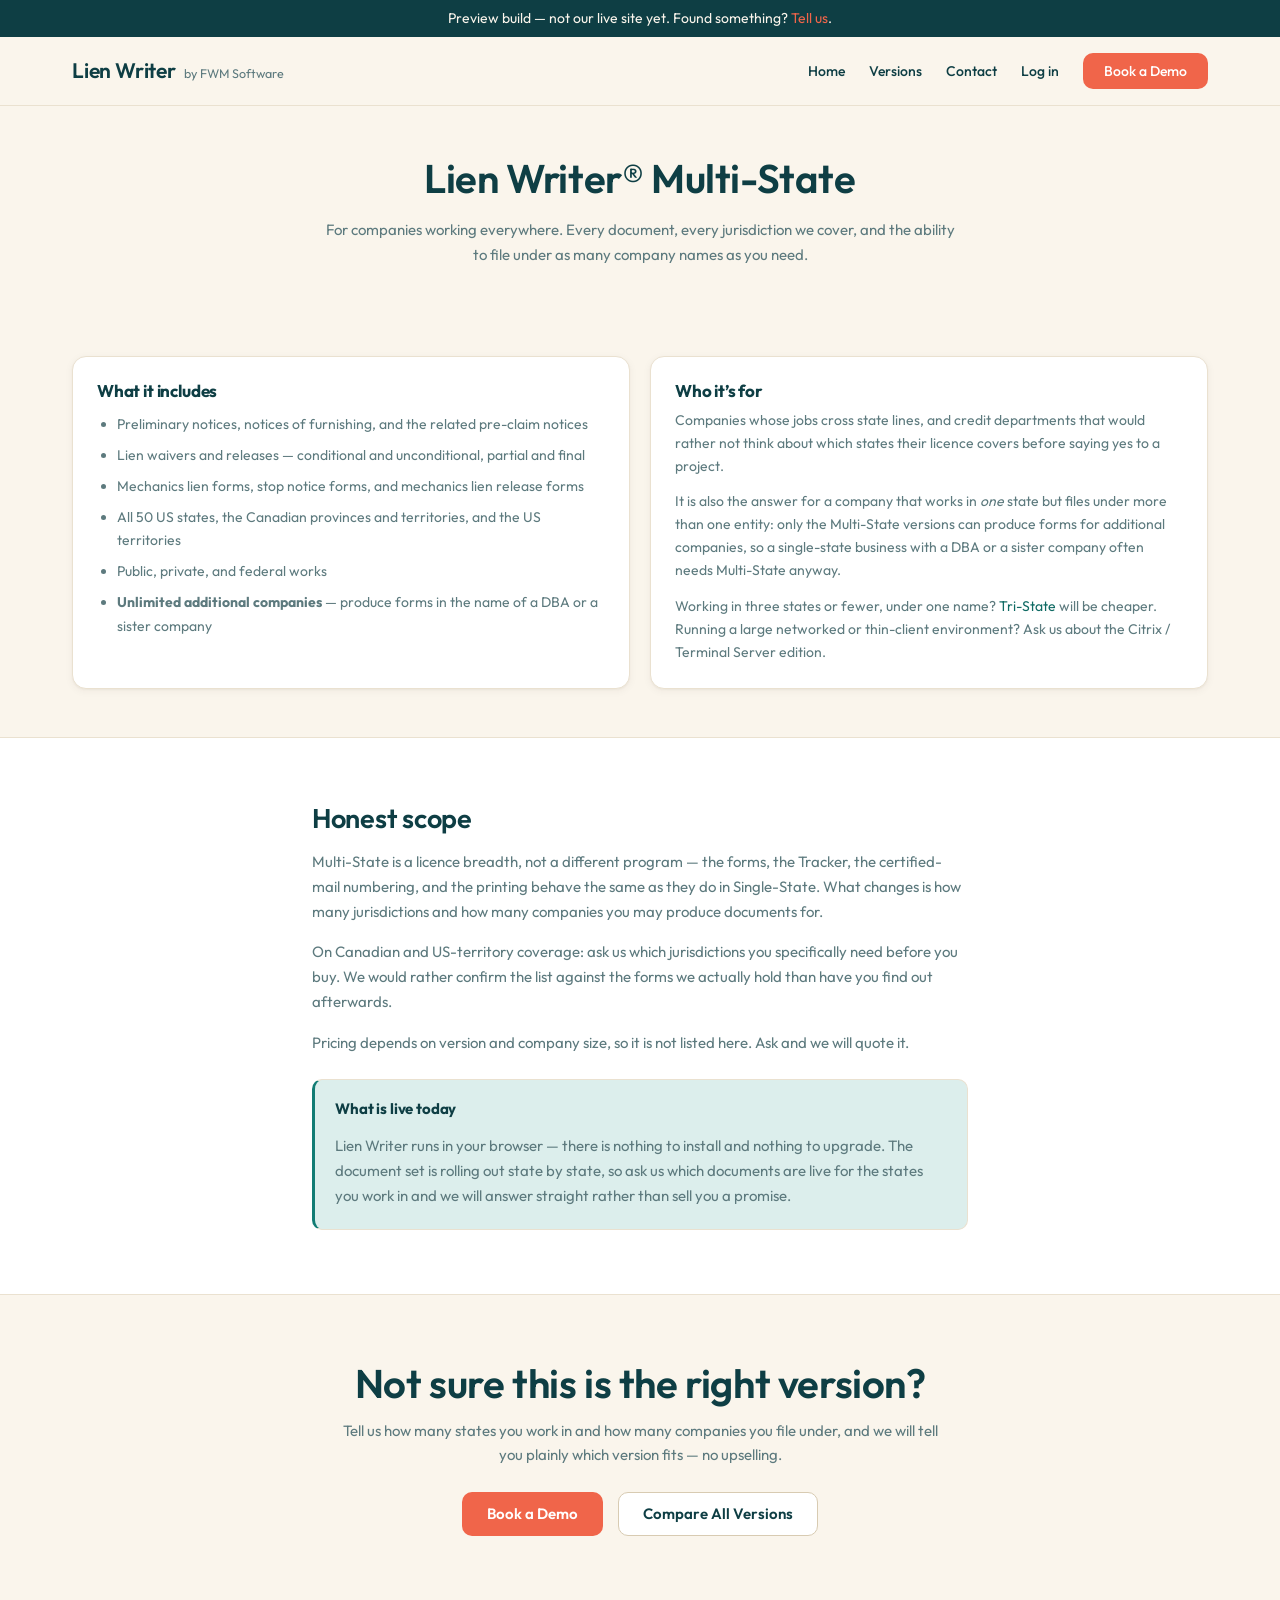
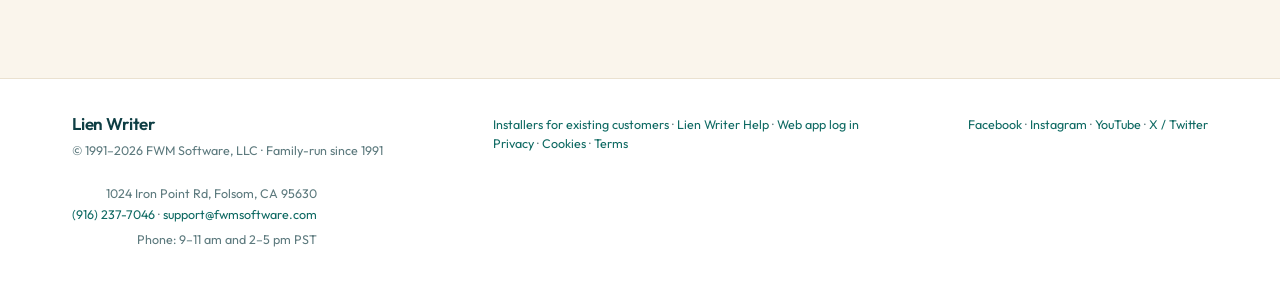
<file: multi-state/index.html>
<!DOCTYPE html>
<html lang="en">
<head>
  <meta name="robots" content="noindex, nofollow">
<meta charset="utf-8">
<meta name="viewport" content="width=device-width, initial-scale=1">
<title>Lien Writer&reg; Multi-State &mdash; Mechanics Lien Software for All 50 States | FWM Software</title>
<meta name="description" content="Lien Writer Multi-State: preliminary notices, waivers and releases, mechanics liens, and stop notices for all 50 states, the Canadian provinces and territories, and the US territories, with unlimited additional companies and DBAs.">
<link rel="preconnect" href="https://fonts.googleapis.com">
<link rel="preconnect" href="https://fonts.gstatic.com" crossorigin>
<link href="https://fonts.googleapis.com/css2?family=Outfit:wght@400;500;600;700&display=swap" rel="stylesheet">
<link rel="stylesheet" href="../styles.css">
</head>
<body>
  <div style="background:#0E3E44;color:#FAF5EC;text-align:center;padding:8px 16px;font-size:14px">Preview build — not our live site yet. Found something? <a href="../contact.html" style="color:#F0654A">Tell us</a>.</div>

<header class="site-header">
  <div class="shell header-inner">
    <a class="lockup" href="../index.html">
      <span class="lockup-name">Lien Writer</span>
      <span class="lockup-by">by FWM Software</span>
    </a>
    <nav class="site-nav" aria-label="Main">
      <a href="../index.html">Home</a>
      <a href="../versions.html">Versions</a>
      <a href="../contact.html">Contact</a>
      <a href="https://app.lienwriter.com">Log in</a>
      <a class="btn btn-accent" href="../contact.html">Book a Demo</a>
    </nav>
  </div>
</header>

<main>
  <section class="page-intro">
    <div class="shell">
      <h1>Lien Writer&reg; Multi-State</h1>
      <p>For companies working everywhere. Every document, every jurisdiction we cover, and the ability to file under as many company names as you need.</p>
    </div>
  </section>

  <section class="section-tight">
    <div class="shell grid-2">
      <div class="card">
        <h3 style="margin-top:0">What it includes</h3>
        <ul>
          <li>Preliminary notices, notices of furnishing, and the related pre-claim notices</li>
          <li>Lien waivers and releases &mdash; conditional and unconditional, partial and final</li>
          <li>Mechanics lien forms, stop notice forms, and mechanics lien release forms</li>
          <li>All 50 US states, the Canadian provinces and territories, and the US territories</li>
          <li>Public, private, and federal works</li>
          <li><strong>Unlimited additional companies</strong> &mdash; produce forms in the name of a DBA or a sister company</li>
        </ul>
      </div>
      <div class="card">
        <h3 style="margin-top:0">Who it&rsquo;s for</h3>
        <p>Companies whose jobs cross state lines, and credit departments that would rather not think about which states their licence covers before saying yes to a project.</p>
        <p>It is also the answer for a company that works in <em>one</em> state but files under more than one entity: only the Multi-State versions can produce forms for additional companies, so a single-state business with a DBA or a sister company often needs Multi-State anyway.</p>
        <p>Working in three states or fewer, under one name? <a href="../tri-state/">Tri-State</a> will be cheaper. Running a large networked or thin-client environment? Ask us about the Citrix / Terminal Server edition.</p>
      </div>
    </div>
  </section>

  <section class="section section-card">
    <div class="shell prose">
      <h2>Honest scope</h2>
      <p>Multi-State is a licence breadth, not a different program &mdash; the forms, the Tracker, the certified-mail numbering, and the printing behave the same as they do in Single-State. What changes is how many jurisdictions and how many companies you may produce documents for.</p>
      <p>On Canadian and US-territory coverage: ask us which jurisdictions you specifically need before you buy. We would rather confirm the list against the forms we actually hold than have you find out afterwards.</p>
      <p>Pricing depends on version and company size, so it is not listed here. Ask and we will quote it.</p>
      <div class="callout">
        <h3>What is live today</h3>
        <p>Lien Writer runs in your browser &mdash; there is nothing to install and nothing to upgrade. The document set is rolling out state by state, so ask us which documents are live for the states you work in and we will answer straight rather than sell you a promise.</p>
      </div>
    </div>
  </section>
  <section class="section">
    <div class="shell" style="text-align:center">
      <h2 class="section-title">Not sure this is the right version?</h2>
      <p class="section-sub">Tell us how many states you work in and how many companies you file under, and we will tell you plainly which version fits &mdash; no upselling.</p>
      <p style="margin-top:var(--space-6)">
        <a class="btn btn-accent btn-lg" href="../contact.html">Book a Demo</a>
        <a class="btn btn-outline btn-lg" href="../versions.html" style="margin-left:var(--space-3)">Compare All Versions</a>
      </p>
    </div>
  </section>

</main>

<footer class="site-footer">
  <div class="shell footer-inner">
    <div>
      <div class="lockup-name">Lien Writer</div>
      <div class="footer-line">&copy; 1991&ndash;2026 FWM Software, LLC &middot; Family-run since 1991</div>
    </div>
    <nav class="footer-line" aria-label="More from FWM Software">
      <a href="../downloads.html">Installers for existing customers</a> &middot;
      <a href="https://www.lienwriterhelp.com/">Lien Writer Help</a> &middot;
      <a href="https://app.lienwriter.com">Web app log in</a><br>
      <a href="../privacy.html">Privacy</a> &middot;
      <a href="../cookies.html">Cookies</a> &middot;
      <a href="../terms.html">Terms</a>
    </nav>
    <nav class="footer-line" aria-label="Social">
      <a href="https://www.facebook.com/lienwriter" rel="noopener">Facebook</a> &middot;
      <a href="https://www.instagram.com/lienwritersoftware/" rel="noopener">Instagram</a> &middot;
      <a href="https://www.youtube.com/channel/UCjJ4qw9RENUGx04Q4GmMbog" rel="noopener">YouTube</a> &middot;
      <a href="https://twitter.com/Fmoore0001" rel="noopener">X / Twitter</a>
    </nav>
    <address>
      1024 Iron Point Rd, Folsom, CA 95630<br>
      <a href="tel:+19162377046">(916) 237-7046</a> &middot; <a href="mailto:support@fwmsoftware.com">support@fwmsoftware.com</a>
      <span class="footer-hours">Phone: 9&ndash;11 am and 2&ndash;5 pm PST</span>
    </address>
  </div>
</footer>

</body>
</html>
</file>
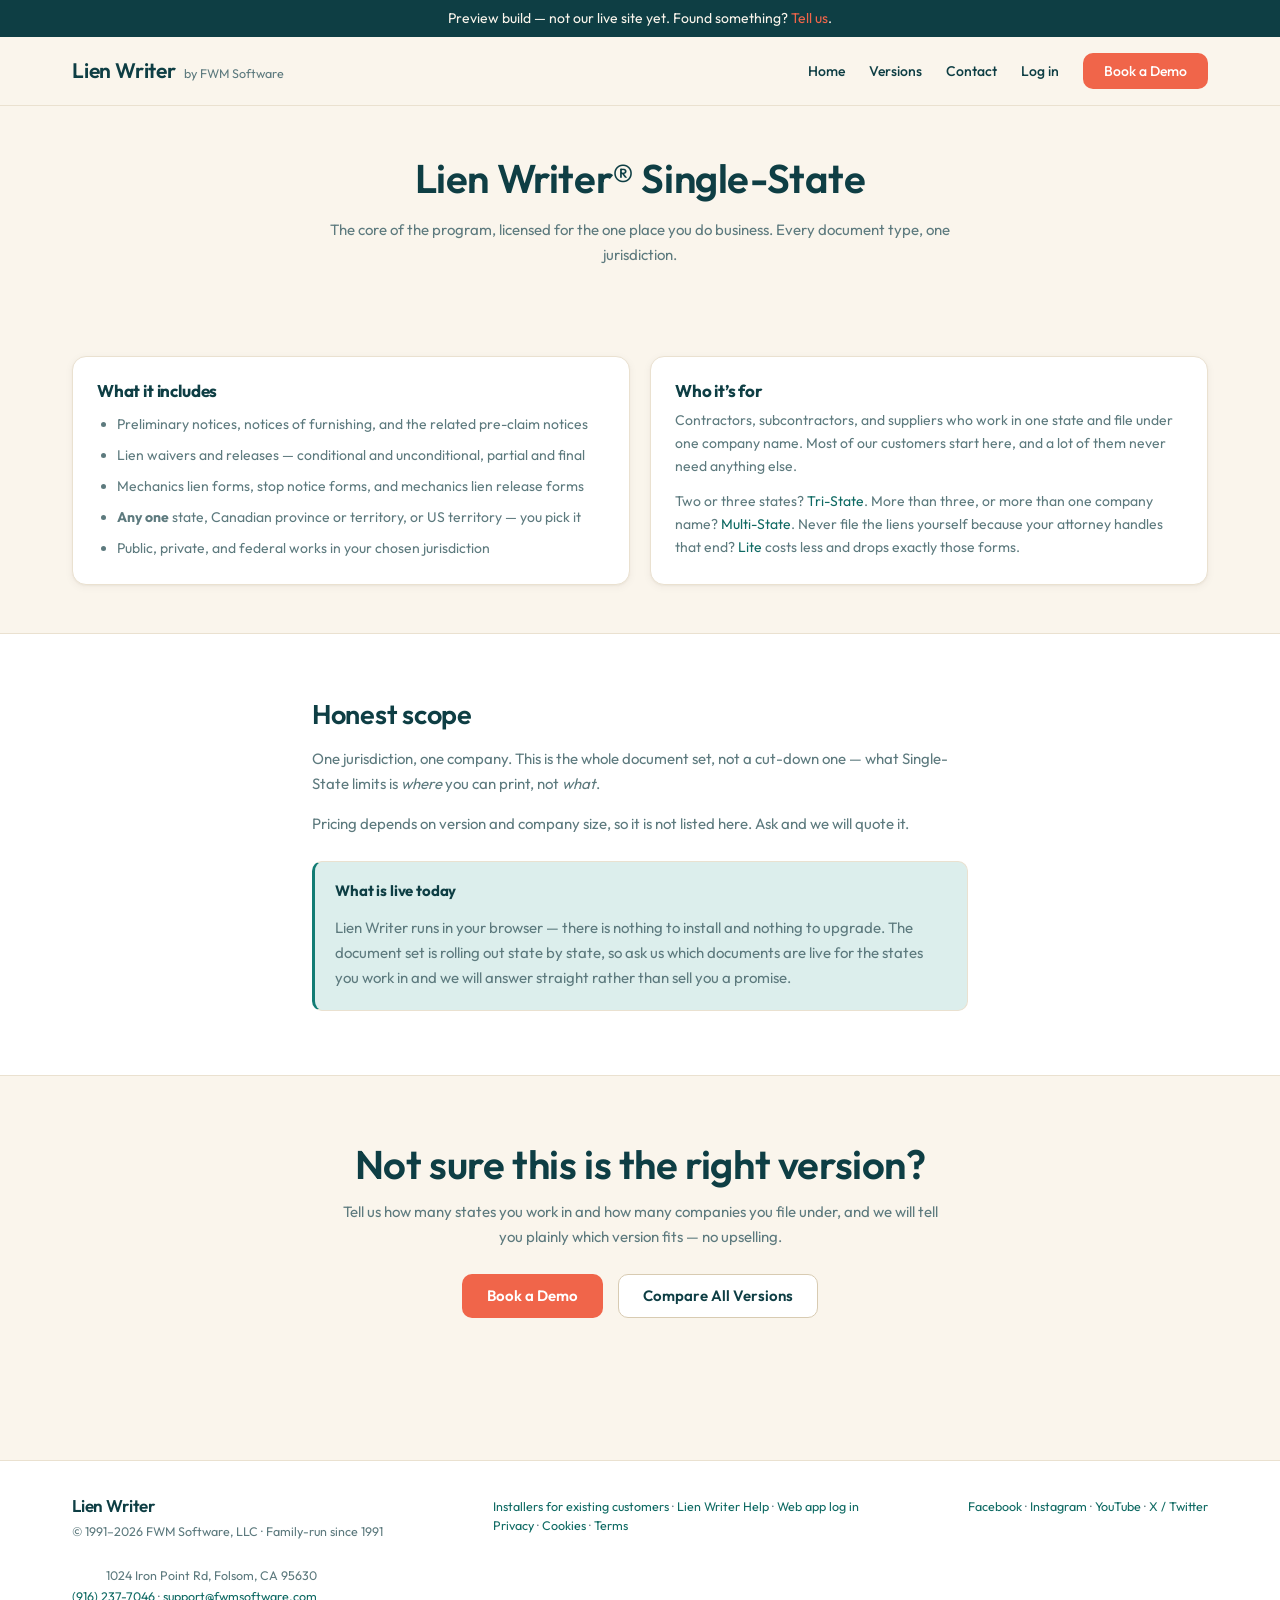
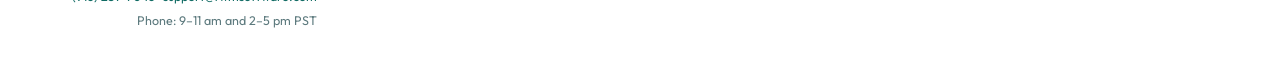
<file: single-state/index.html>
<!DOCTYPE html>
<html lang="en">
<head>
  <meta name="robots" content="noindex, nofollow">
<meta charset="utf-8">
<meta name="viewport" content="width=device-width, initial-scale=1">
<title>Lien Writer&reg; Single-State &mdash; Mechanics Lien Software for One State | FWM Software</title>
<meta name="description" content="Lien Writer Single-State: preliminary notices, waivers and releases, mechanics liens, and stop notices for any one state, province, or US territory of your choosing.">
<link rel="preconnect" href="https://fonts.googleapis.com">
<link rel="preconnect" href="https://fonts.gstatic.com" crossorigin>
<link href="https://fonts.googleapis.com/css2?family=Outfit:wght@400;500;600;700&display=swap" rel="stylesheet">
<link rel="stylesheet" href="../styles.css">
</head>
<body>
  <div style="background:#0E3E44;color:#FAF5EC;text-align:center;padding:8px 16px;font-size:14px">Preview build — not our live site yet. Found something? <a href="../contact.html" style="color:#F0654A">Tell us</a>.</div>

<header class="site-header">
  <div class="shell header-inner">
    <a class="lockup" href="../index.html">
      <span class="lockup-name">Lien Writer</span>
      <span class="lockup-by">by FWM Software</span>
    </a>
    <nav class="site-nav" aria-label="Main">
      <a href="../index.html">Home</a>
      <a href="../versions.html">Versions</a>
      <a href="../contact.html">Contact</a>
      <a href="https://app.lienwriter.com">Log in</a>
      <a class="btn btn-accent" href="../contact.html">Book a Demo</a>
    </nav>
  </div>
</header>

<main>
  <section class="page-intro">
    <div class="shell">
      <h1>Lien Writer&reg; Single-State</h1>
      <p>The core of the program, licensed for the one place you do business. Every document type, one jurisdiction.</p>
    </div>
  </section>

  <section class="section-tight">
    <div class="shell grid-2">
      <div class="card">
        <h3 style="margin-top:0">What it includes</h3>
        <ul>
          <li>Preliminary notices, notices of furnishing, and the related pre-claim notices</li>
          <li>Lien waivers and releases &mdash; conditional and unconditional, partial and final</li>
          <li>Mechanics lien forms, stop notice forms, and mechanics lien release forms</li>
          <li><strong>Any one</strong> state, Canadian province or territory, or US territory &mdash; you pick it</li>
          <li>Public, private, and federal works in your chosen jurisdiction</li>
        </ul>
      </div>
      <div class="card">
        <h3 style="margin-top:0">Who it&rsquo;s for</h3>
        <p>Contractors, subcontractors, and suppliers who work in one state and file under one company name. Most of our customers start here, and a lot of them never need anything else.</p>
        <p>Two or three states? <a href="../tri-state/">Tri-State</a>. More than three, or more than one company name? <a href="../multi-state/">Multi-State</a>. Never file the liens yourself because your attorney handles that end? <a href="../lite-version/">Lite</a> costs less and drops exactly those forms.</p>
      </div>
    </div>
  </section>

  <section class="section section-card">
    <div class="shell prose">
      <h2>Honest scope</h2>
      <p>One jurisdiction, one company. This is the whole document set, not a cut-down one &mdash; what Single-State limits is <em>where</em> you can print, not <em>what</em>.</p>
      <p>Pricing depends on version and company size, so it is not listed here. Ask and we will quote it.</p>
      <div class="callout">
        <h3>What is live today</h3>
        <p>Lien Writer runs in your browser &mdash; there is nothing to install and nothing to upgrade. The document set is rolling out state by state, so ask us which documents are live for the states you work in and we will answer straight rather than sell you a promise.</p>
      </div>
    </div>
  </section>
  <section class="section">
    <div class="shell" style="text-align:center">
      <h2 class="section-title">Not sure this is the right version?</h2>
      <p class="section-sub">Tell us how many states you work in and how many companies you file under, and we will tell you plainly which version fits &mdash; no upselling.</p>
      <p style="margin-top:var(--space-6)">
        <a class="btn btn-accent btn-lg" href="../contact.html">Book a Demo</a>
        <a class="btn btn-outline btn-lg" href="../versions.html" style="margin-left:var(--space-3)">Compare All Versions</a>
      </p>
    </div>
  </section>

</main>

<footer class="site-footer">
  <div class="shell footer-inner">
    <div>
      <div class="lockup-name">Lien Writer</div>
      <div class="footer-line">&copy; 1991&ndash;2026 FWM Software, LLC &middot; Family-run since 1991</div>
    </div>
    <nav class="footer-line" aria-label="More from FWM Software">
      <a href="../downloads.html">Installers for existing customers</a> &middot;
      <a href="https://www.lienwriterhelp.com/">Lien Writer Help</a> &middot;
      <a href="https://app.lienwriter.com">Web app log in</a><br>
      <a href="../privacy.html">Privacy</a> &middot;
      <a href="../cookies.html">Cookies</a> &middot;
      <a href="../terms.html">Terms</a>
    </nav>
    <nav class="footer-line" aria-label="Social">
      <a href="https://www.facebook.com/lienwriter" rel="noopener">Facebook</a> &middot;
      <a href="https://www.instagram.com/lienwritersoftware/" rel="noopener">Instagram</a> &middot;
      <a href="https://www.youtube.com/channel/UCjJ4qw9RENUGx04Q4GmMbog" rel="noopener">YouTube</a> &middot;
      <a href="https://twitter.com/Fmoore0001" rel="noopener">X / Twitter</a>
    </nav>
    <address>
      1024 Iron Point Rd, Folsom, CA 95630<br>
      <a href="tel:+19162377046">(916) 237-7046</a> &middot; <a href="mailto:support@fwmsoftware.com">support@fwmsoftware.com</a>
      <span class="footer-hours">Phone: 9&ndash;11 am and 2&ndash;5 pm PST</span>
    </address>
  </div>
</footer>

</body>
</html>
</file>
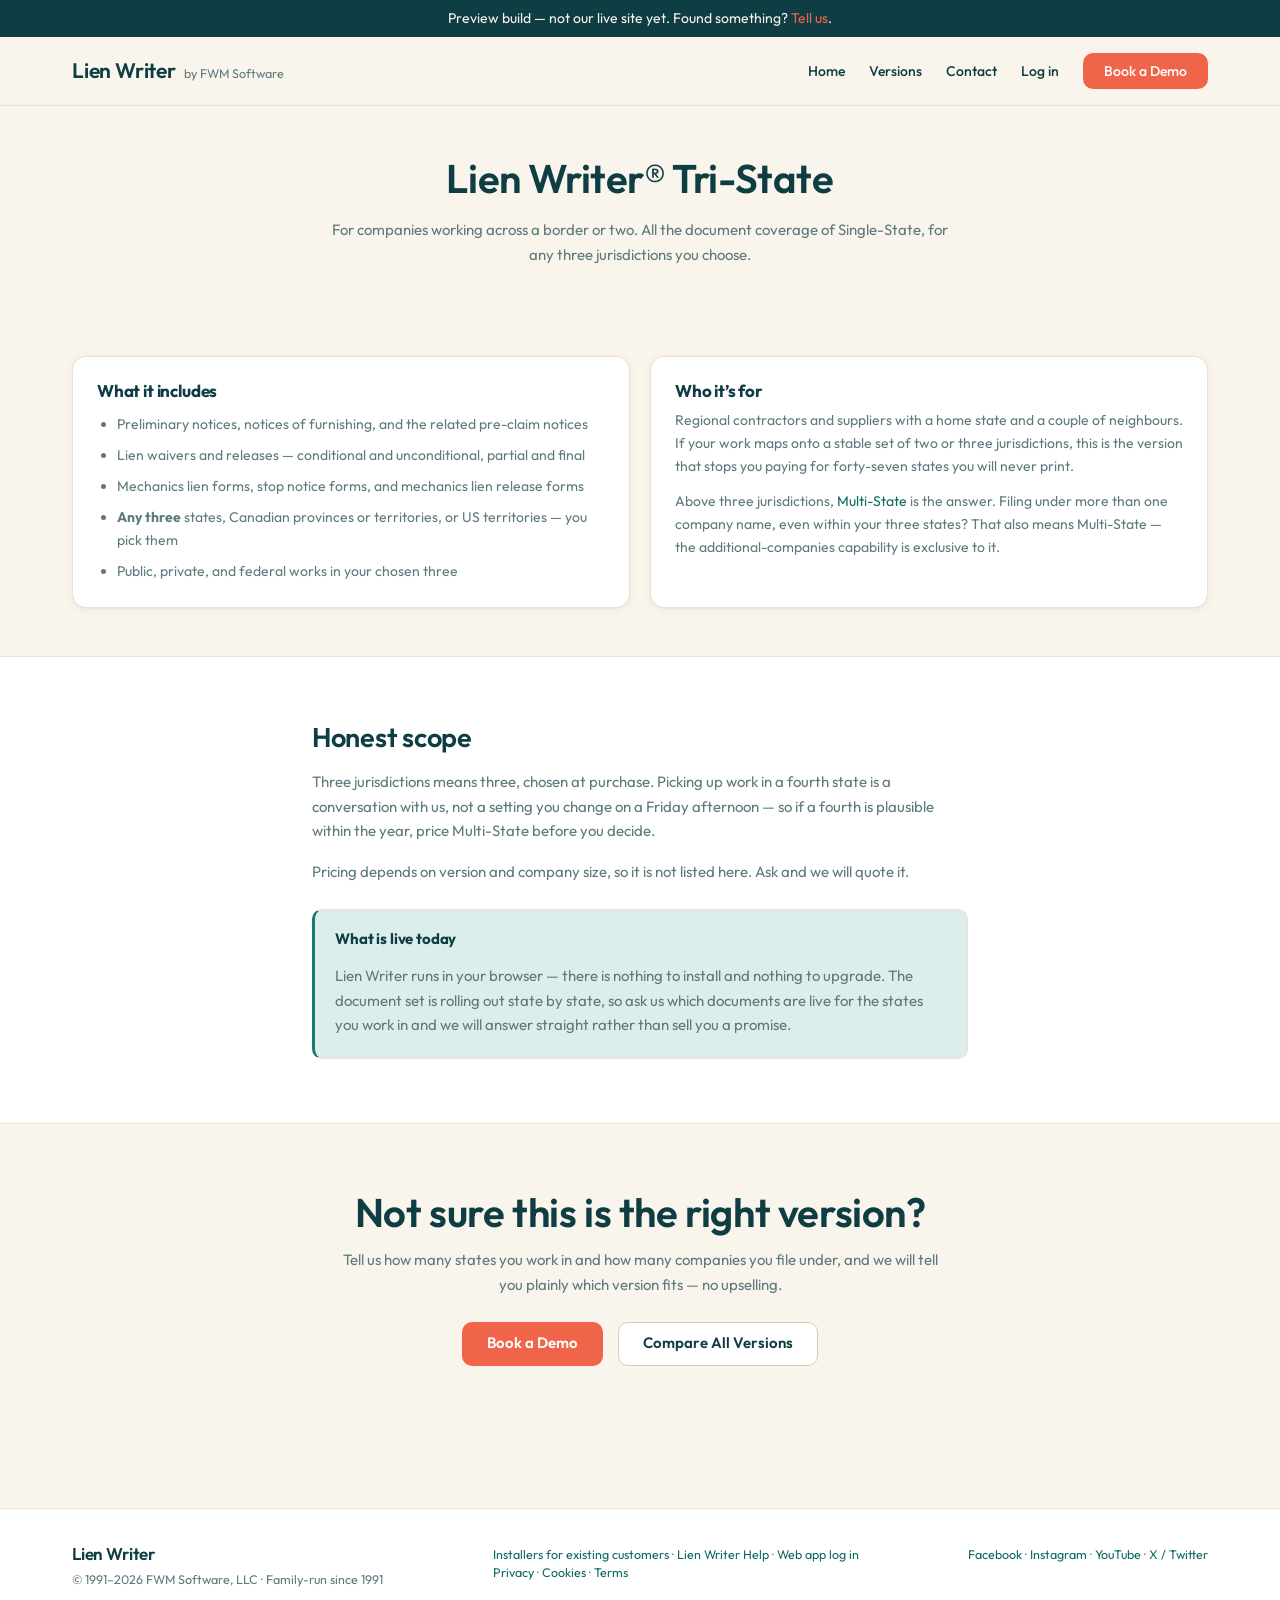
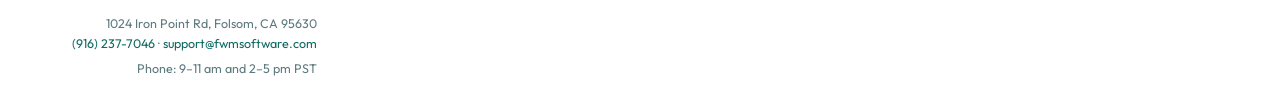
<file: tri-state/index.html>
<!DOCTYPE html>
<html lang="en">
<head>
  <meta name="robots" content="noindex, nofollow">
<meta charset="utf-8">
<meta name="viewport" content="width=device-width, initial-scale=1">
<title>Lien Writer&reg; Tri-State &mdash; Mechanics Lien Software for Three States | FWM Software</title>
<meta name="description" content="Lien Writer Tri-State: preliminary notices, waivers and releases, mechanics liens, and stop notices for any three states, provinces, or US territories of your choosing.">
<link rel="preconnect" href="https://fonts.googleapis.com">
<link rel="preconnect" href="https://fonts.gstatic.com" crossorigin>
<link href="https://fonts.googleapis.com/css2?family=Outfit:wght@400;500;600;700&display=swap" rel="stylesheet">
<link rel="stylesheet" href="../styles.css">
</head>
<body>
  <div style="background:#0E3E44;color:#FAF5EC;text-align:center;padding:8px 16px;font-size:14px">Preview build — not our live site yet. Found something? <a href="../contact.html" style="color:#F0654A">Tell us</a>.</div>

<header class="site-header">
  <div class="shell header-inner">
    <a class="lockup" href="../index.html">
      <span class="lockup-name">Lien Writer</span>
      <span class="lockup-by">by FWM Software</span>
    </a>
    <nav class="site-nav" aria-label="Main">
      <a href="../index.html">Home</a>
      <a href="../versions.html">Versions</a>
      <a href="../contact.html">Contact</a>
      <a href="https://app.lienwriter.com">Log in</a>
      <a class="btn btn-accent" href="../contact.html">Book a Demo</a>
    </nav>
  </div>
</header>

<main>
  <section class="page-intro">
    <div class="shell">
      <h1>Lien Writer&reg; Tri-State</h1>
      <p>For companies working across a border or two. All the document coverage of Single-State, for any three jurisdictions you choose.</p>
    </div>
  </section>

  <section class="section-tight">
    <div class="shell grid-2">
      <div class="card">
        <h3 style="margin-top:0">What it includes</h3>
        <ul>
          <li>Preliminary notices, notices of furnishing, and the related pre-claim notices</li>
          <li>Lien waivers and releases &mdash; conditional and unconditional, partial and final</li>
          <li>Mechanics lien forms, stop notice forms, and mechanics lien release forms</li>
          <li><strong>Any three</strong> states, Canadian provinces or territories, or US territories &mdash; you pick them</li>
          <li>Public, private, and federal works in your chosen three</li>
        </ul>
      </div>
      <div class="card">
        <h3 style="margin-top:0">Who it&rsquo;s for</h3>
        <p>Regional contractors and suppliers with a home state and a couple of neighbours. If your work maps onto a stable set of two or three jurisdictions, this is the version that stops you paying for forty-seven states you will never print.</p>
        <p>Above three jurisdictions, <a href="../multi-state/">Multi-State</a> is the answer. Filing under more than one company name, even within your three states? That also means Multi-State &mdash; the additional-companies capability is exclusive to it.</p>
      </div>
    </div>
  </section>

  <section class="section section-card">
    <div class="shell prose">
      <h2>Honest scope</h2>
      <p>Three jurisdictions means three, chosen at purchase. Picking up work in a fourth state is a conversation with us, not a setting you change on a Friday afternoon &mdash; so if a fourth is plausible within the year, price Multi-State before you decide.</p>
      <p>Pricing depends on version and company size, so it is not listed here. Ask and we will quote it.</p>
      <div class="callout">
        <h3>What is live today</h3>
        <p>Lien Writer runs in your browser &mdash; there is nothing to install and nothing to upgrade. The document set is rolling out state by state, so ask us which documents are live for the states you work in and we will answer straight rather than sell you a promise.</p>
      </div>
    </div>
  </section>
  <section class="section">
    <div class="shell" style="text-align:center">
      <h2 class="section-title">Not sure this is the right version?</h2>
      <p class="section-sub">Tell us how many states you work in and how many companies you file under, and we will tell you plainly which version fits &mdash; no upselling.</p>
      <p style="margin-top:var(--space-6)">
        <a class="btn btn-accent btn-lg" href="../contact.html">Book a Demo</a>
        <a class="btn btn-outline btn-lg" href="../versions.html" style="margin-left:var(--space-3)">Compare All Versions</a>
      </p>
    </div>
  </section>

</main>

<footer class="site-footer">
  <div class="shell footer-inner">
    <div>
      <div class="lockup-name">Lien Writer</div>
      <div class="footer-line">&copy; 1991&ndash;2026 FWM Software, LLC &middot; Family-run since 1991</div>
    </div>
    <nav class="footer-line" aria-label="More from FWM Software">
      <a href="../downloads.html">Installers for existing customers</a> &middot;
      <a href="https://www.lienwriterhelp.com/">Lien Writer Help</a> &middot;
      <a href="https://app.lienwriter.com">Web app log in</a><br>
      <a href="../privacy.html">Privacy</a> &middot;
      <a href="../cookies.html">Cookies</a> &middot;
      <a href="../terms.html">Terms</a>
    </nav>
    <nav class="footer-line" aria-label="Social">
      <a href="https://www.facebook.com/lienwriter" rel="noopener">Facebook</a> &middot;
      <a href="https://www.instagram.com/lienwritersoftware/" rel="noopener">Instagram</a> &middot;
      <a href="https://www.youtube.com/channel/UCjJ4qw9RENUGx04Q4GmMbog" rel="noopener">YouTube</a> &middot;
      <a href="https://twitter.com/Fmoore0001" rel="noopener">X / Twitter</a>
    </nav>
    <address>
      1024 Iron Point Rd, Folsom, CA 95630<br>
      <a href="tel:+19162377046">(916) 237-7046</a> &middot; <a href="mailto:support@fwmsoftware.com">support@fwmsoftware.com</a>
      <span class="footer-hours">Phone: 9&ndash;11 am and 2&ndash;5 pm PST</span>
    </address>
  </div>
</footer>

</body>
</html>
</file>
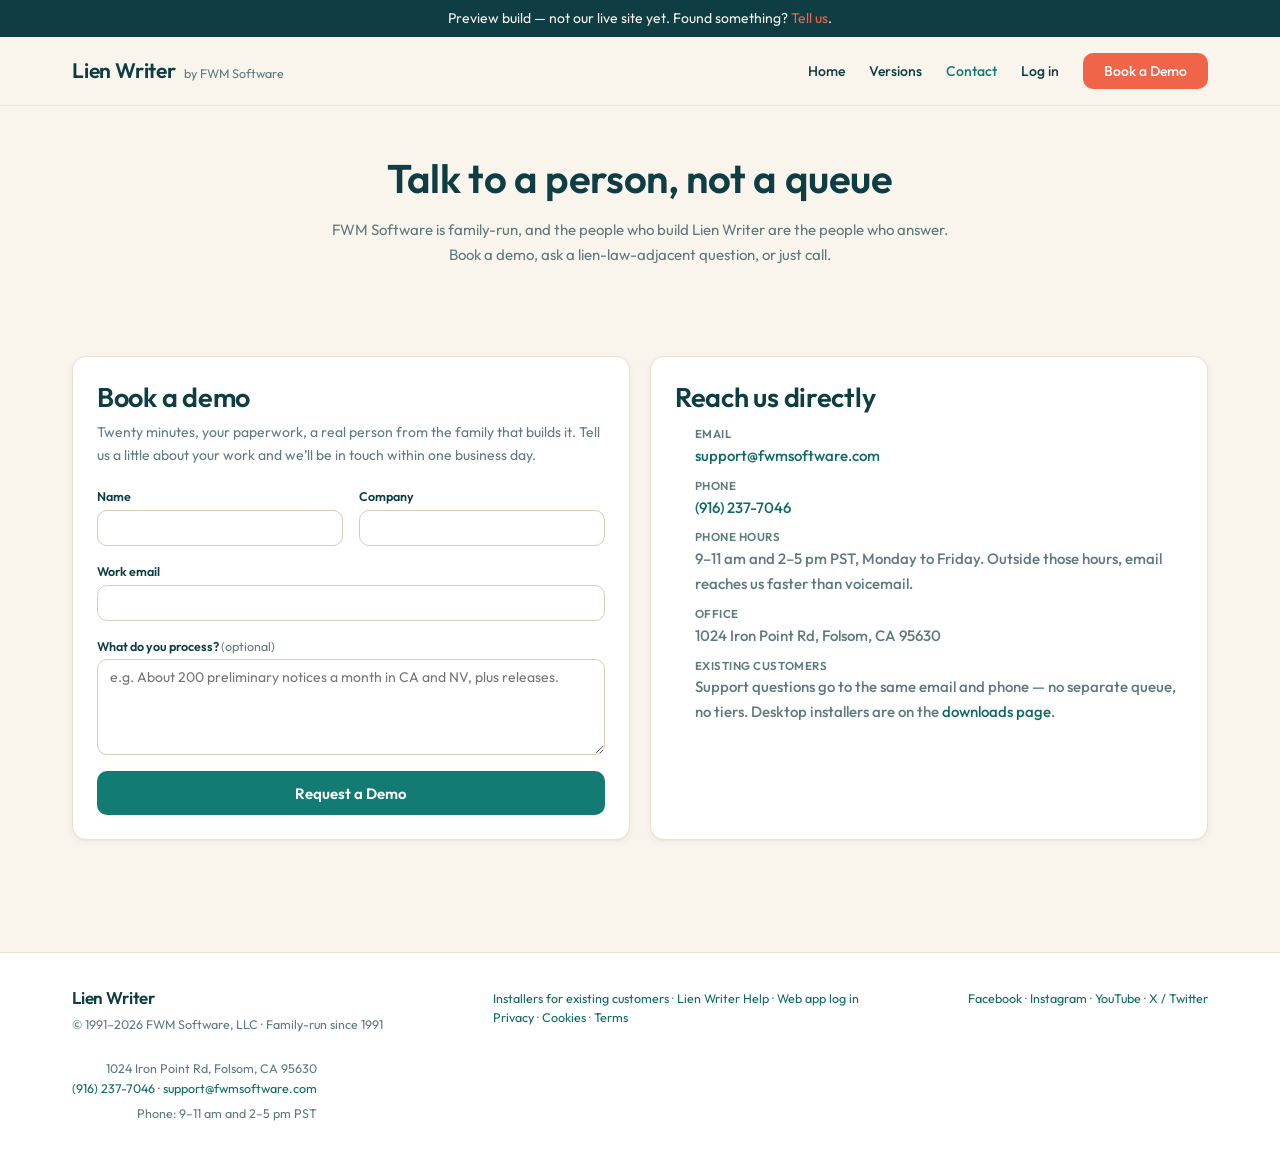
<file: contact.html>
<!DOCTYPE html>
<html lang="en">
<head>
  <meta name="robots" content="noindex, nofollow">
<meta charset="utf-8">
<meta name="viewport" content="width=device-width, initial-scale=1">
<title>Book a Lien Writer&reg; Demo | FWM Software, Folsom, CA</title>
<meta name="description" content="Book a free Lien Writer demo: preliminary notice and mechanics lien software from FWM Software. support@fwmsoftware.com, (916) 237-7046, Folsom, California.">
<link rel="preconnect" href="https://fonts.googleapis.com">
<link rel="preconnect" href="https://fonts.gstatic.com" crossorigin>
<link href="https://fonts.googleapis.com/css2?family=Outfit:wght@400;500;600;700&display=swap" rel="stylesheet">
<link rel="stylesheet" href="styles.css">
</head>
<body>
  <div style="background:#0E3E44;color:#FAF5EC;text-align:center;padding:8px 16px;font-size:14px">Preview build — not our live site yet. Found something? <a href="contact.html" style="color:#F0654A">Tell us</a>.</div>

<header class="site-header">
  <div class="shell header-inner">
    <a class="lockup" href="index.html">
      <span class="lockup-name">Lien Writer</span>
      <span class="lockup-by">by FWM Software</span>
    </a>
    <nav class="site-nav" aria-label="Main">
      <a href="index.html">Home</a>
      <a href="versions.html">Versions</a>
      <a href="contact.html" aria-current="page">Contact</a>
      <a href="https://app.lienwriter.com">Log in</a>
      <a class="btn btn-accent" href="contact.html">Book a Demo</a>
    </nav>
  </div>
</header>

<main>

  <section class="page-intro">
    <div class="shell">
      <h1>Talk to a person, not a queue</h1>
      <p>FWM Software is family-run, and the people who build Lien Writer are the people who answer. Book a demo, ask a lien-law-adjacent question, or just call.</p>
    </div>
  </section>

  <section class="section-tight">
    <div class="shell grid-2">

      <!-- Demo form -->
      <form class="card" id="demo-form">
        <h2 style="font-size:var(--text-2xl);font-weight:600">Book a demo</h2>
        <p class="form-lede" style="text-align:left;margin:var(--space-2) 0 var(--space-5)">Twenty minutes, your paperwork, a real person from the family that builds it. Tell us a little about your work and we&rsquo;ll be in touch within one business day.</p>
        <div class="form-grid">
          <div class="field">
            <label for="demo-name">Name</label>
            <input id="demo-name" name="name" type="text" autocomplete="name" required>
          </div>
          <div class="field">
            <label for="demo-company">Company</label>
            <input id="demo-company" name="company" type="text" autocomplete="organization" required>
          </div>
        </div>
        <div class="field">
          <label for="demo-email">Work email</label>
          <input id="demo-email" name="email" type="email" autocomplete="email" required>
        </div>
        <div class="field">
          <label for="demo-message">What do you process? <span style="font-weight:400;color:var(--text-muted)">(optional)</span></label>
          <textarea id="demo-message" name="message" placeholder="e.g. About 200 preliminary notices a month in CA and NV, plus releases."></textarea>
        </div>
        <button class="btn btn-primary btn-lg" type="submit" style="width:100%">Request a Demo</button>
        <p class="form-note" hidden>Your email app should open with the details filled in — just press Send.</p>
      </form>

      <!-- Contact details -->
      <div class="card">
        <h2 style="font-size:var(--text-2xl);font-weight:600">Reach us directly</h2>
        <ul class="contact-list">
          <li>
            <span class="contact-label">Email</span>
            <span class="contact-value"><a href="mailto:support@fwmsoftware.com">support@fwmsoftware.com</a></span>
          </li>
          <li>
            <span class="contact-label">Phone</span>
            <span class="contact-value"><a href="tel:+19162377046">(916) 237-7046</a></span>
          </li>
          <li>
            <span class="contact-label">Phone hours</span>
            <span class="contact-value">9&ndash;11 am and 2&ndash;5 pm PST, Monday to Friday. Outside those hours, email reaches us faster than voicemail.</span>
          </li>
          <li>
            <span class="contact-label">Office</span>
            <span class="contact-value">1024 Iron Point Rd, Folsom, CA 95630</span>
          </li>
          <li>
            <span class="contact-label">Existing customers</span>
            <span class="contact-value">Support questions go to the same email and phone — no separate queue, no tiers. Desktop installers are on the <a href="downloads.html">downloads page</a>.</span>
          </li>
        </ul>
      </div>

    </div>
  </section>

</main>

<footer class="site-footer">
  <div class="shell footer-inner">
    <div>
      <div class="lockup-name">Lien Writer</div>
      <div class="footer-line">&copy; 1991&ndash;2026 FWM Software, LLC &middot; Family-run since 1991</div>
    </div>
    <nav class="footer-line" aria-label="More from FWM Software">
      <a href="downloads.html">Installers for existing customers</a> &middot;
      <a href="https://www.lienwriterhelp.com/">Lien Writer Help</a> &middot;
      <a href="https://app.lienwriter.com">Web app log in</a><br>
      <a href="privacy.html">Privacy</a> &middot;
      <a href="cookies.html">Cookies</a> &middot;
      <a href="terms.html">Terms</a>
    </nav>
    <nav class="footer-line" aria-label="Social">
      <a href="https://www.facebook.com/lienwriter" rel="noopener">Facebook</a> &middot;
      <a href="https://www.instagram.com/lienwritersoftware/" rel="noopener">Instagram</a> &middot;
      <a href="https://www.youtube.com/channel/UCjJ4qw9RENUGx04Q4GmMbog" rel="noopener">YouTube</a> &middot;
      <a href="https://twitter.com/Fmoore0001" rel="noopener">X / Twitter</a>
    </nav>
    <address>
      1024 Iron Point Rd, Folsom, CA 95630<br>
      <a href="tel:+19162377046">(916) 237-7046</a> &middot; <a href="mailto:support@fwmsoftware.com">support@fwmsoftware.com</a>
      <span class="footer-hours">Phone: 9&ndash;11 am and 2&ndash;5 pm PST</span>
    </address>
  </div>
</footer>

<script>
document.getElementById('demo-form').addEventListener('submit', function (e) {
  e.preventDefault();
  var f = e.target;
  var name = f.name.value.trim();
  var company = f.company.value.trim();
  var email = f.email.value.trim();
  var message = f.message.value.trim();
  var subject = 'Demo request — ' + name + (company ? ' at ' + company : '');
  var body = 'Name: ' + name + '\nCompany: ' + company + '\nWork email: ' + email +
    (message ? '\n\n' + message : '') +
    '\n\nSent from the fwmsoftware.com contact page.';
  window.location.href = 'mailto:support@fwmsoftware.com?subject=' +
    encodeURIComponent(subject) + '&body=' + encodeURIComponent(body);
  f.querySelector('.form-note').hidden = false;
});
</script>

</body>
</html>
</file>
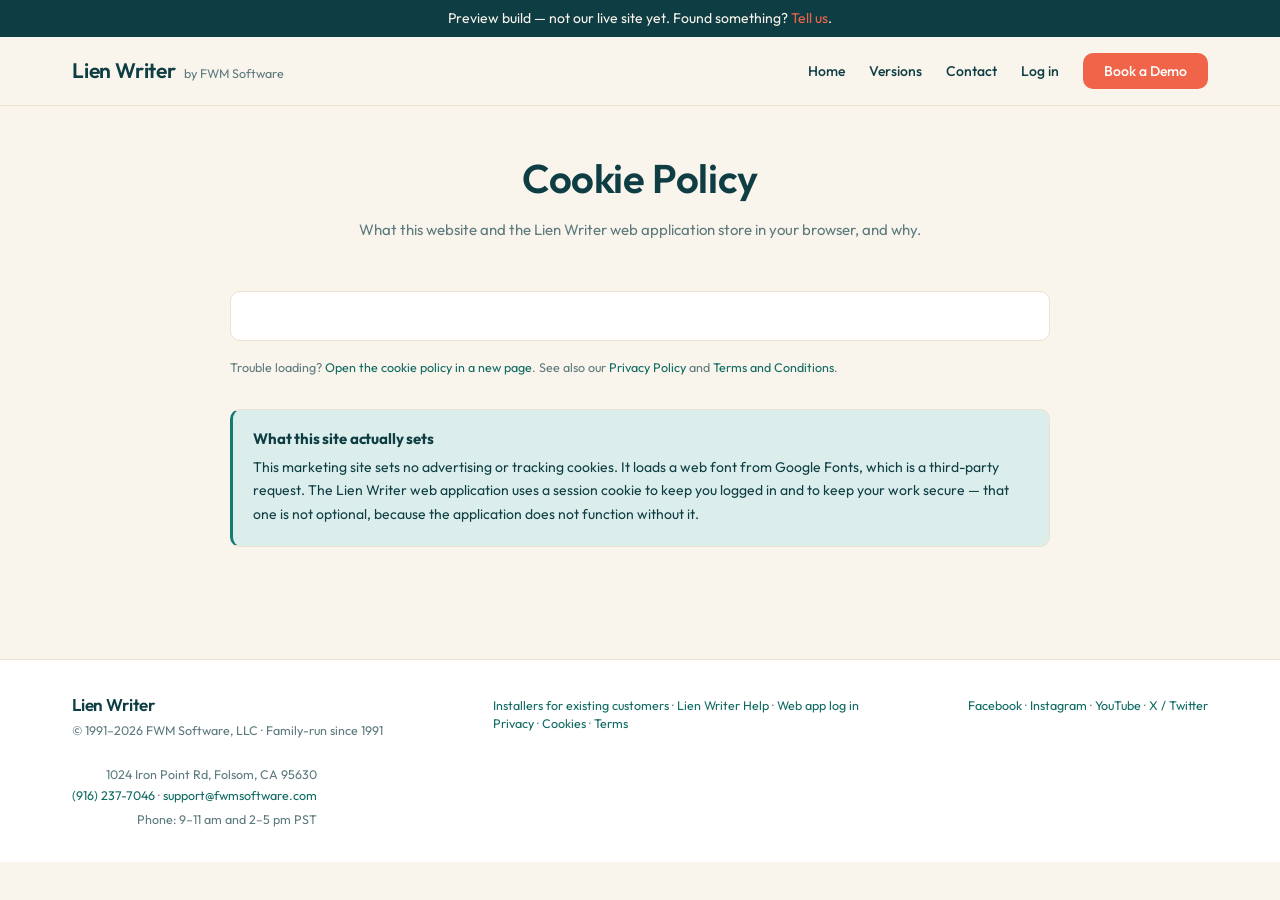
<file: cookies.html>
<!DOCTYPE html>
<html lang="en">
<head>
  <meta name="robots" content="noindex, nofollow">
<meta charset="utf-8">
<meta name="viewport" content="width=device-width, initial-scale=1">
<title>Cookie Policy &mdash; FWM Software</title>
<meta name="description" content="The FWM Software cookie policy: what this website and the Lien Writer web application store in your browser, and why.">
<link rel="preconnect" href="https://fonts.googleapis.com">
<link rel="preconnect" href="https://fonts.gstatic.com" crossorigin>
<link href="https://fonts.googleapis.com/css2?family=Outfit:wght@400;500;600;700&display=swap" rel="stylesheet">
<link rel="stylesheet" href="styles.css">
</head>
<body>
  <div style="background:#0E3E44;color:#FAF5EC;text-align:center;padding:8px 16px;font-size:14px">Preview build — not our live site yet. Found something? <a href="contact.html" style="color:#F0654A">Tell us</a>.</div>

<header class="site-header">
  <div class="shell header-inner">
    <a class="lockup" href="index.html">
      <span class="lockup-name">Lien Writer</span>
      <span class="lockup-by">by FWM Software</span>
    </a>
    <nav class="site-nav" aria-label="Main">
      <a href="index.html">Home</a>
      <a href="versions.html">Versions</a>
      <a href="contact.html">Contact</a>
      <a href="https://app.lienwriter.com">Log in</a>
      <a class="btn btn-accent" href="contact.html">Book a Demo</a>
    </nav>
  </div>
</header>

<main>

  <section class="page-intro">
    <div class="shell">
      <h1>Cookie Policy</h1>
      <p>What this website and the Lien Writer web application store in your browser, and why.</p>
    </div>
  </section>

  <section class="section-tight">
    <div class="shell">

      <!-- Termly hosted policy. The document lives with Termly and updates
           there propagate here automatically — do not paste a copy of the
           text into this file, or the two will drift apart. -->
      <div class="legal-embed">
        <div name="termly-embed" data-id="5aa3544d-4f5d-4b71-b18f-a898c1949ab6" data-type="iframe"></div>
        <script type="text/javascript">(function (d, s, id) { var js, tjs = d.getElementsByTagName(s)[0]; if (d.getElementById(id)) return; js = d.createElement(s); js.id = id; js.src = "https://app.termly.io/embed-policy.min.js"; tjs.parentNode.insertBefore(js, tjs); }(document, 'script', 'termly-jssdk'));</script>
        <noscript>
          <p>Our cookie policy needs JavaScript to display here. Read it directly instead: <a href="https://app.termly.io/policy-viewer/policy.html?policyUUID=5aa3544d-4f5d-4b71-b18f-a898c1949ab6" rel="noopener">FWM Software Cookie Policy</a>.</p>
        </noscript>
      </div>

      <p class="legal-fallback">Trouble loading? <a href="https://app.termly.io/policy-viewer/policy.html?policyUUID=5aa3544d-4f5d-4b71-b18f-a898c1949ab6" rel="noopener">Open the cookie policy in a new page</a>. See also our <a href="privacy.html">Privacy Policy</a> and <a href="terms.html">Terms and Conditions</a>.</p>

      <div class="callout">
        <h3>What this site actually sets</h3>
        <p>This marketing site sets no advertising or tracking cookies. It loads a web font from Google Fonts, which is a third-party request. The Lien Writer web application uses a session cookie to keep you logged in and to keep your work secure &mdash; that one is not optional, because the application does not function without it.</p>
      </div>

    </div>
  </section>

</main>

<footer class="site-footer">
  <div class="shell footer-inner">
    <div>
      <div class="lockup-name">Lien Writer</div>
      <div class="footer-line">&copy; 1991&ndash;2026 FWM Software, LLC &middot; Family-run since 1991</div>
    </div>
    <nav class="footer-line" aria-label="More from FWM Software">
      <a href="downloads.html">Installers for existing customers</a> &middot;
      <a href="https://www.lienwriterhelp.com/">Lien Writer Help</a> &middot;
      <a href="https://app.lienwriter.com">Web app log in</a><br>
      <a href="privacy.html">Privacy</a> &middot;
      <a href="cookies.html">Cookies</a> &middot;
      <a href="terms.html">Terms</a>
    </nav>
    <nav class="footer-line" aria-label="Social">
      <a href="https://www.facebook.com/lienwriter" rel="noopener">Facebook</a> &middot;
      <a href="https://www.instagram.com/lienwritersoftware/" rel="noopener">Instagram</a> &middot;
      <a href="https://www.youtube.com/channel/UCjJ4qw9RENUGx04Q4GmMbog" rel="noopener">YouTube</a> &middot;
      <a href="https://twitter.com/Fmoore0001" rel="noopener">X / Twitter</a>
    </nav>
    <address>
      1024 Iron Point Rd, Folsom, CA 95630<br>
      <a href="tel:+19162377046">(916) 237-7046</a> &middot; <a href="mailto:support@fwmsoftware.com">support@fwmsoftware.com</a>
      <span class="footer-hours">Phone: 9&ndash;11 am and 2&ndash;5 pm PST</span>
    </address>
  </div>
</footer>

</body>
</html>
</file>
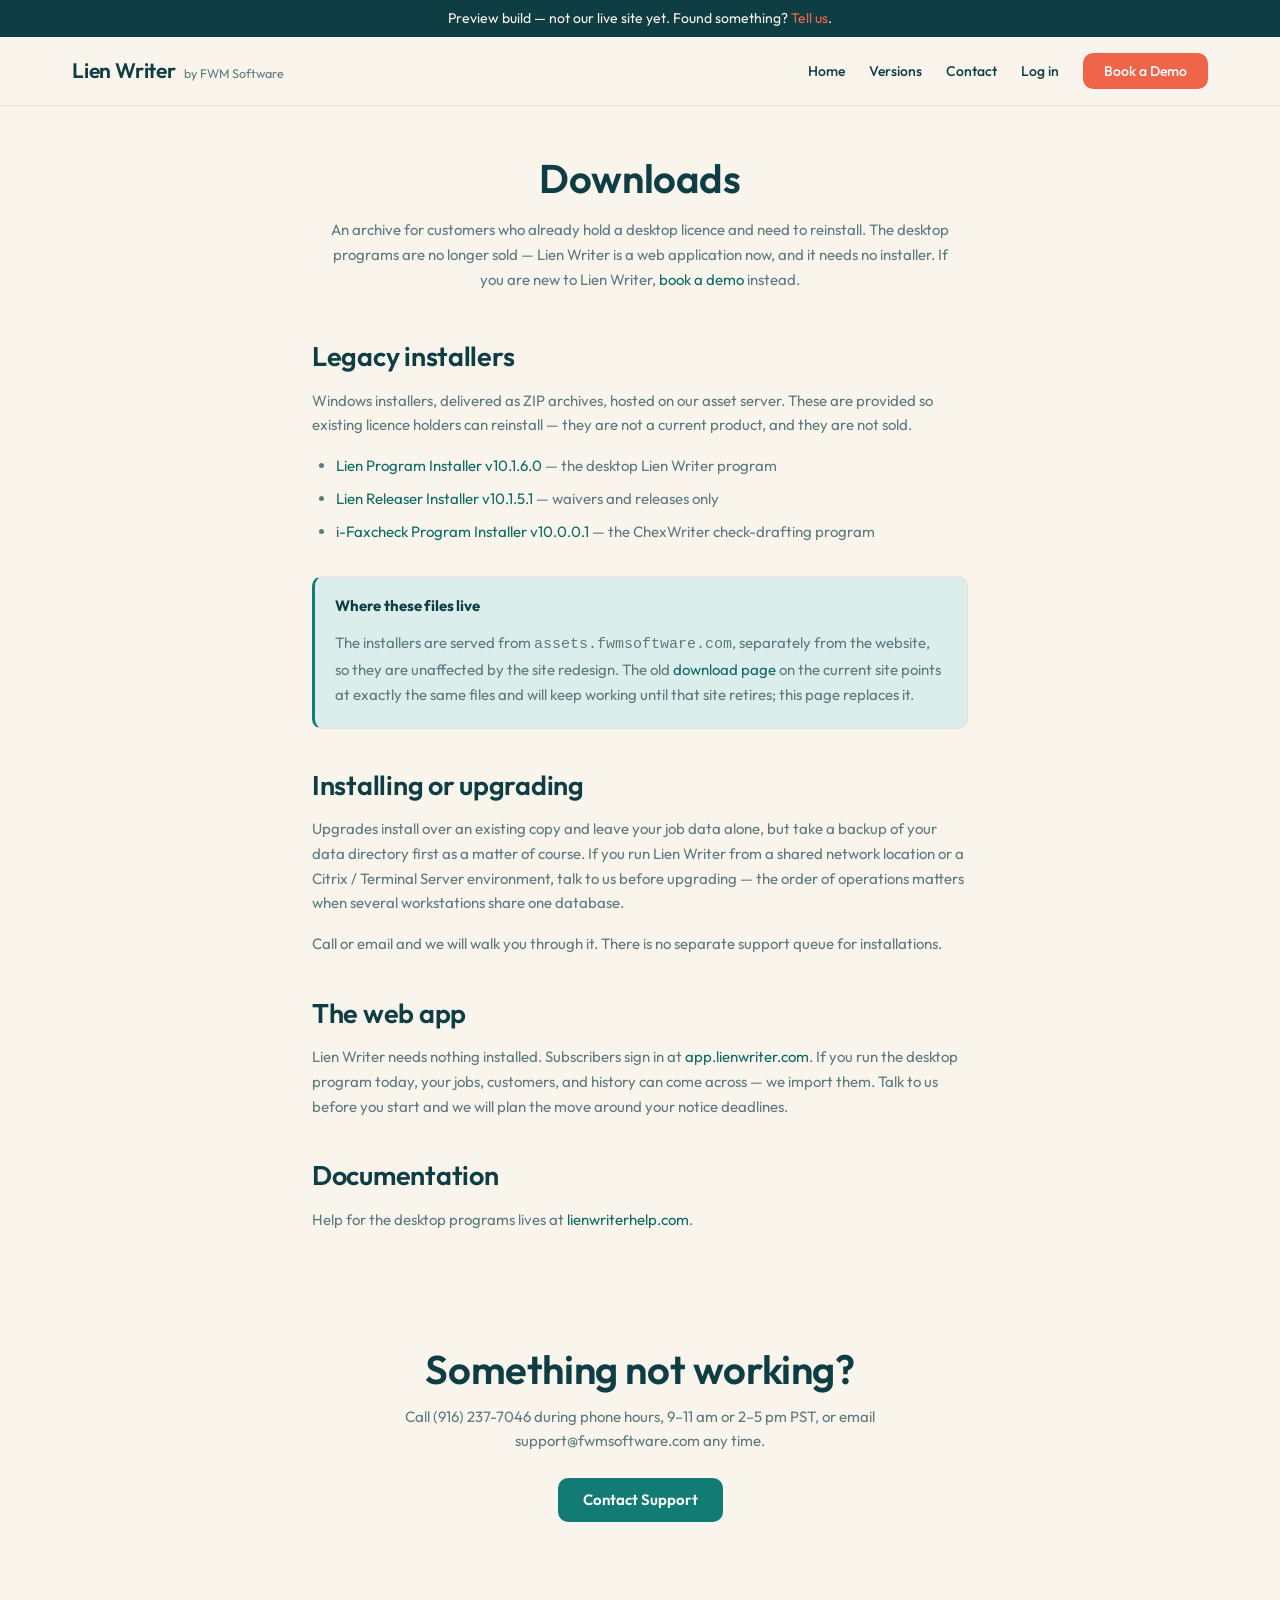
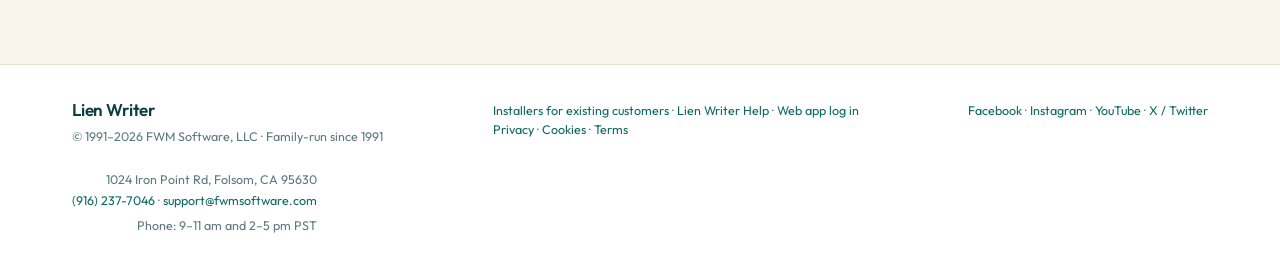
<file: downloads.html>
<!DOCTYPE html>
<html lang="en">
<head>
  <meta name="robots" content="noindex, nofollow">
<meta charset="utf-8">
<meta name="viewport" content="width=device-width, initial-scale=1">
<title>Downloads &mdash; Lien Writer, Lien Releaser &amp; i-Faxcheck Installers | FWM Software</title>
<meta name="description" content="Installer archive for existing FWM Software desktop licence holders. The desktop programs are no longer sold; Lien Writer is now a web application.">
<link rel="preconnect" href="https://fonts.googleapis.com">
<link rel="preconnect" href="https://fonts.gstatic.com" crossorigin>
<link href="https://fonts.googleapis.com/css2?family=Outfit:wght@400;500;600;700&display=swap" rel="stylesheet">
<link rel="stylesheet" href="styles.css">
</head>
<body>
  <div style="background:#0E3E44;color:#FAF5EC;text-align:center;padding:8px 16px;font-size:14px">Preview build — not our live site yet. Found something? <a href="contact.html" style="color:#F0654A">Tell us</a>.</div>

<header class="site-header">
  <div class="shell header-inner">
    <a class="lockup" href="index.html">
      <span class="lockup-name">Lien Writer</span>
      <span class="lockup-by">by FWM Software</span>
    </a>
    <nav class="site-nav" aria-label="Main">
      <a href="index.html">Home</a>
      <a href="versions.html">Versions</a>
      <a href="contact.html">Contact</a>
      <a href="https://app.lienwriter.com">Log in</a>
      <a class="btn btn-accent" href="contact.html">Book a Demo</a>
    </nav>
  </div>
</header>

<main>

  <section class="page-intro">
    <div class="shell">
      <h1>Downloads</h1>
      <p>An archive for customers who already hold a desktop licence and need to reinstall. The desktop programs are no longer sold &mdash; Lien Writer is a web application now, and it needs no installer. If you are new to Lien Writer, <a href="contact.html">book a demo</a> instead.</p>
    </div>
  </section>

  <section class="section-tight">
    <div class="shell prose">

      <h2>Legacy installers</h2>
      <p>Windows installers, delivered as ZIP archives, hosted on our asset server. These are provided so existing licence holders can reinstall &mdash; they are not a current product, and they are not sold.</p>
      <ul>
        <li><a href="https://assets.fwmsoftware.com/installers/Lien_Program_Installer10.1.6.0.zip">Lien Program Installer v10.1.6.0</a> &mdash; the desktop Lien Writer program</li>
        <li><a href="https://assets.fwmsoftware.com/installers/Lien_Releaser_Installer10.1.5.1.zip">Lien Releaser Installer v10.1.5.1</a> &mdash; waivers and releases only</li>
        <li><a href="https://assets.fwmsoftware.com/installers/i-Faxcheck-Program-Installer10.0.0.1.zip">i-Faxcheck Program Installer v10.0.0.1</a> &mdash; the ChexWriter check-drafting program</li>
      </ul>

      <div class="callout">
        <h3>Where these files live</h3>
        <p>The installers are served from <code>assets.fwmsoftware.com</code>, separately from the website, so they are unaffected by the site redesign. The old <a href="https://www.fwmsoftware.com/fwm-software-downloads/">download page</a> on the current site points at exactly the same files and will keep working until that site retires; this page replaces it.</p>
      </div>

      <h2>Installing or upgrading</h2>
      <p>Upgrades install over an existing copy and leave your job data alone, but take a backup of your data directory first as a matter of course. If you run Lien Writer from a shared network location or a Citrix / Terminal Server environment, talk to us before upgrading &mdash; the order of operations matters when several workstations share one database.</p>
      <p>Call or email and we will walk you through it. There is no separate support queue for installations.</p>

      <h2>The web app</h2>
      <p>Lien Writer needs nothing installed. Subscribers sign in at <a href="https://app.lienwriter.com">app.lienwriter.com</a>. If you run the desktop program today, your jobs, customers, and history can come across &mdash; we import them. Talk to us before you start and we will plan the move around your notice deadlines.</p>

      <h2>Documentation</h2>
      <p>Help for the desktop programs lives at <a href="https://www.lienwriterhelp.com/">lienwriterhelp.com</a>.</p>

    </div>
  </section>

  <section class="section">
    <div class="shell" style="text-align:center">
      <h2 class="section-title">Something not working?</h2>
      <p class="section-sub">Call (916) 237-7046 during phone hours, 9&ndash;11 am or 2&ndash;5 pm PST, or email support@fwmsoftware.com any time.</p>
      <p style="margin-top:var(--space-6)"><a class="btn btn-primary btn-lg" href="contact.html">Contact Support</a></p>
    </div>
  </section>

</main>

<footer class="site-footer">
  <div class="shell footer-inner">
    <div>
      <div class="lockup-name">Lien Writer</div>
      <div class="footer-line">&copy; 1991&ndash;2026 FWM Software, LLC &middot; Family-run since 1991</div>
    </div>
    <nav class="footer-line" aria-label="More from FWM Software">
      <a href="downloads.html">Installers for existing customers</a> &middot;
      <a href="https://www.lienwriterhelp.com/">Lien Writer Help</a> &middot;
      <a href="https://app.lienwriter.com">Web app log in</a><br>
      <a href="privacy.html">Privacy</a> &middot;
      <a href="cookies.html">Cookies</a> &middot;
      <a href="terms.html">Terms</a>
    </nav>
    <nav class="footer-line" aria-label="Social">
      <a href="https://www.facebook.com/lienwriter" rel="noopener">Facebook</a> &middot;
      <a href="https://www.instagram.com/lienwritersoftware/" rel="noopener">Instagram</a> &middot;
      <a href="https://www.youtube.com/channel/UCjJ4qw9RENUGx04Q4GmMbog" rel="noopener">YouTube</a> &middot;
      <a href="https://twitter.com/Fmoore0001" rel="noopener">X / Twitter</a>
    </nav>
    <address>
      1024 Iron Point Rd, Folsom, CA 95630<br>
      <a href="tel:+19162377046">(916) 237-7046</a> &middot; <a href="mailto:support@fwmsoftware.com">support@fwmsoftware.com</a>
      <span class="footer-hours">Phone: 9&ndash;11 am and 2&ndash;5 pm PST</span>
    </address>
  </div>
</footer>

</body>
</html>
</file>
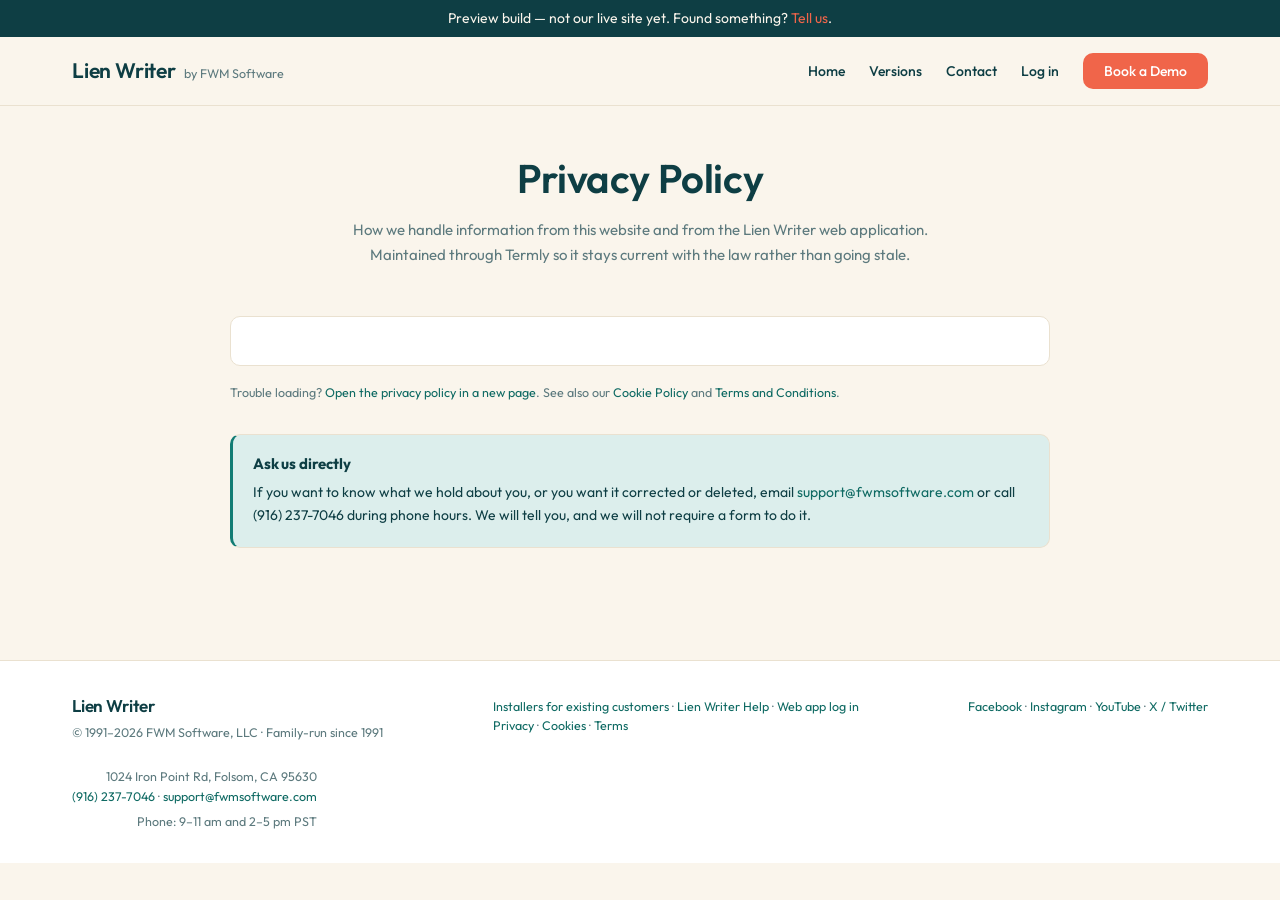
<file: privacy.html>
<!DOCTYPE html>
<html lang="en">
<head>
  <meta name="robots" content="noindex, nofollow">
<meta charset="utf-8">
<meta name="viewport" content="width=device-width, initial-scale=1">
<title>Privacy Policy &mdash; FWM Software</title>
<meta name="description" content="The FWM Software privacy policy, covering this website and the Lien Writer web application.">
<link rel="preconnect" href="https://fonts.googleapis.com">
<link rel="preconnect" href="https://fonts.gstatic.com" crossorigin>
<link href="https://fonts.googleapis.com/css2?family=Outfit:wght@400;500;600;700&display=swap" rel="stylesheet">
<link rel="stylesheet" href="styles.css">
</head>
<body>
  <div style="background:#0E3E44;color:#FAF5EC;text-align:center;padding:8px 16px;font-size:14px">Preview build — not our live site yet. Found something? <a href="contact.html" style="color:#F0654A">Tell us</a>.</div>

<header class="site-header">
  <div class="shell header-inner">
    <a class="lockup" href="index.html">
      <span class="lockup-name">Lien Writer</span>
      <span class="lockup-by">by FWM Software</span>
    </a>
    <nav class="site-nav" aria-label="Main">
      <a href="index.html">Home</a>
      <a href="versions.html">Versions</a>
      <a href="contact.html">Contact</a>
      <a href="https://app.lienwriter.com">Log in</a>
      <a class="btn btn-accent" href="contact.html">Book a Demo</a>
    </nav>
  </div>
</header>

<main>

  <section class="page-intro">
    <div class="shell">
      <h1>Privacy Policy</h1>
      <p>How we handle information from this website and from the Lien Writer web application. Maintained through Termly so it stays current with the law rather than going stale.</p>
    </div>
  </section>

  <section class="section-tight">
    <div class="shell">

      <!-- Termly hosted policy. The document lives with Termly and updates
           there propagate here automatically — do not paste a copy of the
           text into this file, or the two will drift apart. -->
      <div class="legal-embed">
        <div name="termly-embed" data-id="a763f257-50fe-4db6-9d3b-6227de47f232" data-type="iframe"></div>
        <script type="text/javascript">(function (d, s, id) { var js, tjs = d.getElementsByTagName(s)[0]; if (d.getElementById(id)) return; js = d.createElement(s); js.id = id; js.src = "https://app.termly.io/embed-policy.min.js"; tjs.parentNode.insertBefore(js, tjs); }(document, 'script', 'termly-jssdk'));</script>
        <noscript>
          <p>Our privacy policy needs JavaScript to display here. Read it directly instead: <a href="https://app.termly.io/policy-viewer/policy.html?policyUUID=a763f257-50fe-4db6-9d3b-6227de47f232" rel="noopener">FWM Software Privacy Policy</a>.</p>
        </noscript>
      </div>

      <p class="legal-fallback">Trouble loading? <a href="https://app.termly.io/policy-viewer/policy.html?policyUUID=a763f257-50fe-4db6-9d3b-6227de47f232" rel="noopener">Open the privacy policy in a new page</a>. See also our <a href="cookies.html">Cookie Policy</a> and <a href="terms.html">Terms and Conditions</a>.</p>

      <div class="callout">
        <h3>Ask us directly</h3>
        <p>If you want to know what we hold about you, or you want it corrected or deleted, email <a href="mailto:support@fwmsoftware.com">support@fwmsoftware.com</a> or call (916) 237-7046 during phone hours. We will tell you, and we will not require a form to do it.</p>
      </div>

    </div>
  </section>

</main>

<footer class="site-footer">
  <div class="shell footer-inner">
    <div>
      <div class="lockup-name">Lien Writer</div>
      <div class="footer-line">&copy; 1991&ndash;2026 FWM Software, LLC &middot; Family-run since 1991</div>
    </div>
    <nav class="footer-line" aria-label="More from FWM Software">
      <a href="downloads.html">Installers for existing customers</a> &middot;
      <a href="https://www.lienwriterhelp.com/">Lien Writer Help</a> &middot;
      <a href="https://app.lienwriter.com">Web app log in</a><br>
      <a href="privacy.html">Privacy</a> &middot;
      <a href="cookies.html">Cookies</a> &middot;
      <a href="terms.html">Terms</a>
    </nav>
    <nav class="footer-line" aria-label="Social">
      <a href="https://www.facebook.com/lienwriter" rel="noopener">Facebook</a> &middot;
      <a href="https://www.instagram.com/lienwritersoftware/" rel="noopener">Instagram</a> &middot;
      <a href="https://www.youtube.com/channel/UCjJ4qw9RENUGx04Q4GmMbog" rel="noopener">YouTube</a> &middot;
      <a href="https://twitter.com/Fmoore0001" rel="noopener">X / Twitter</a>
    </nav>
    <address>
      1024 Iron Point Rd, Folsom, CA 95630<br>
      <a href="tel:+19162377046">(916) 237-7046</a> &middot; <a href="mailto:support@fwmsoftware.com">support@fwmsoftware.com</a>
      <span class="footer-hours">Phone: 9&ndash;11 am and 2&ndash;5 pm PST</span>
    </address>
  </div>
</footer>

</body>
</html>
</file>
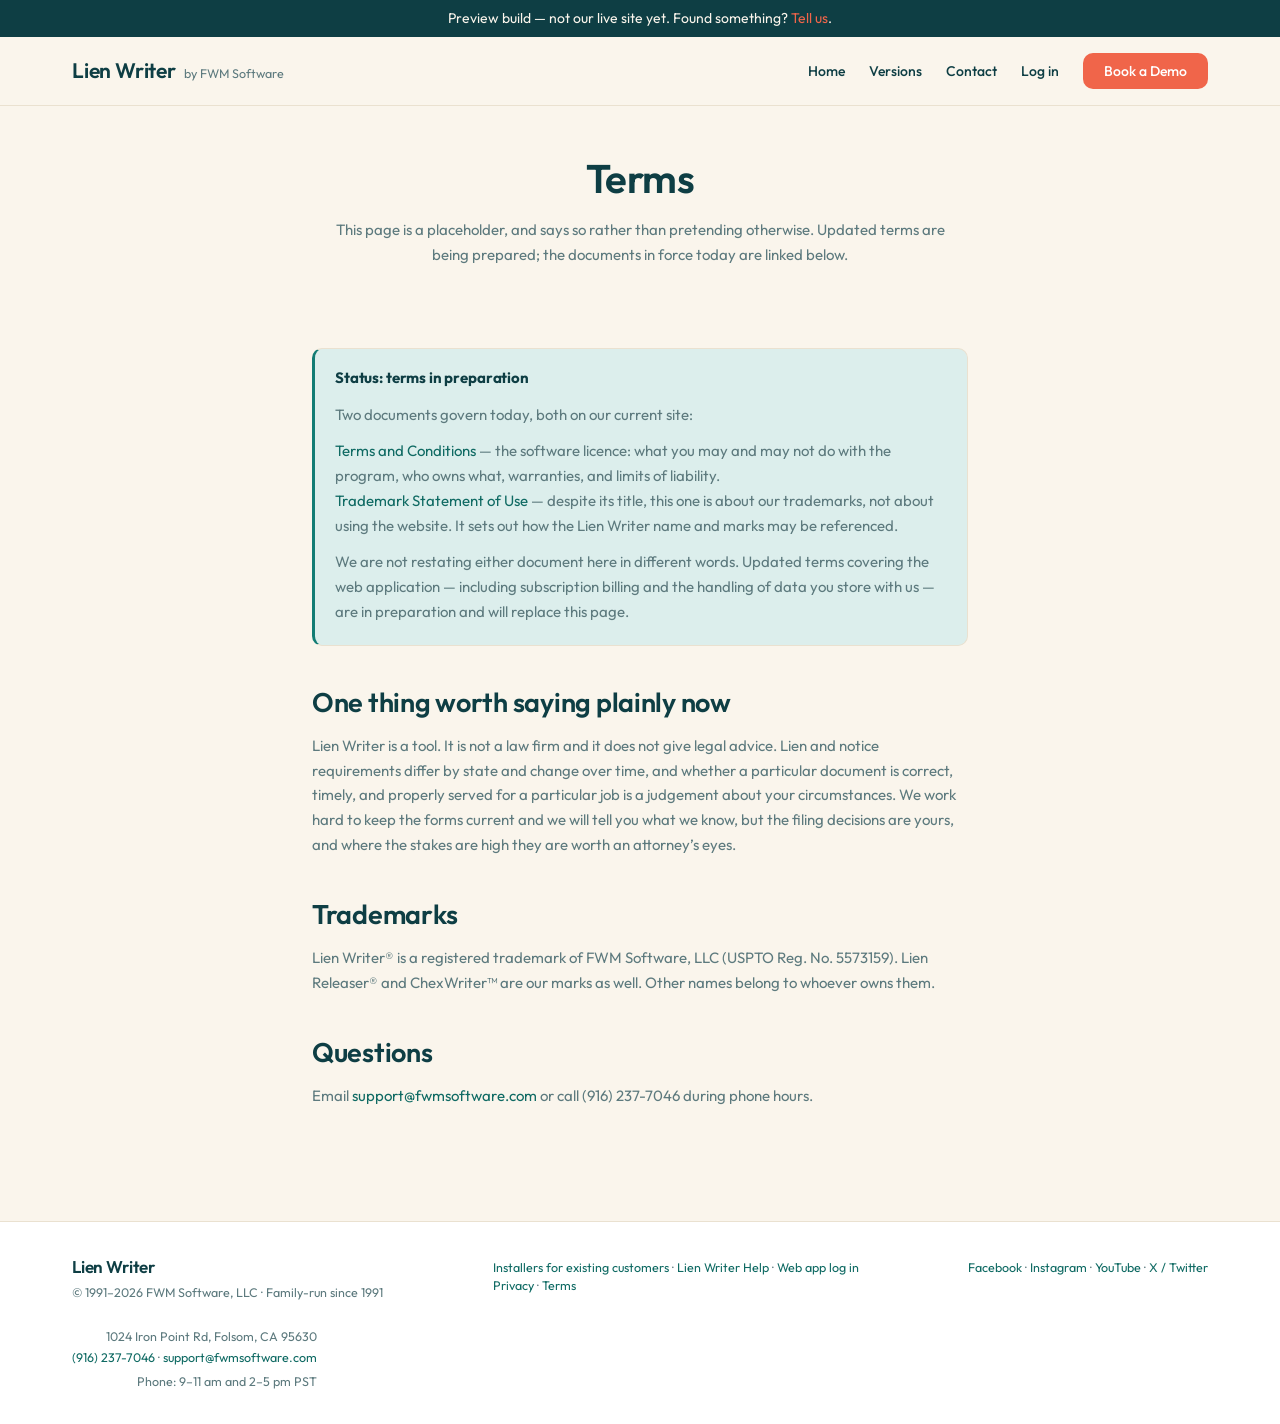
<file: terms.html>
<!DOCTYPE html>
<html lang="en">
<head>
  <meta name="robots" content="noindex, nofollow">
<meta charset="utf-8">
<meta name="viewport" content="width=device-width, initial-scale=1">
<title>Terms &mdash; FWM Software</title>
<meta name="description" content="Where to find the current FWM Software terms and conditions and trademark statement of use while updated terms are prepared.">
<link rel="preconnect" href="https://fonts.googleapis.com">
<link rel="preconnect" href="https://fonts.gstatic.com" crossorigin>
<link href="https://fonts.googleapis.com/css2?family=Outfit:wght@400;500;600;700&display=swap" rel="stylesheet">
<link rel="stylesheet" href="styles.css">
</head>
<body>
  <div style="background:#0E3E44;color:#FAF5EC;text-align:center;padding:8px 16px;font-size:14px">Preview build — not our live site yet. Found something? <a href="contact.html" style="color:#F0654A">Tell us</a>.</div>

<header class="site-header">
  <div class="shell header-inner">
    <a class="lockup" href="index.html">
      <span class="lockup-name">Lien Writer</span>
      <span class="lockup-by">by FWM Software</span>
    </a>
    <nav class="site-nav" aria-label="Main">
      <a href="index.html">Home</a>
      <a href="versions.html">Versions</a>
      <a href="contact.html">Contact</a>
      <a href="https://app.lienwriter.com">Log in</a>
      <a class="btn btn-accent" href="contact.html">Book a Demo</a>
    </nav>
  </div>
</header>

<main>

  <section class="page-intro">
    <div class="shell">
      <h1>Terms</h1>
      <p>This page is a placeholder, and says so rather than pretending otherwise. Updated terms are being prepared; the documents in force today are linked below.</p>
    </div>
  </section>

  <section class="section-tight">
    <div class="shell prose">

      <div class="callout">
        <h3>Status: terms in preparation</h3>
        <p>Two documents govern today, both on our current site:</p>
        <p><a href="https://fwmsoftware.operp.net/terms-and-conditions/" rel="noopener">Terms and Conditions</a> &mdash; the software licence: what you may and may not do with the program, who owns what, warranties, and limits of liability.<br>
        <a href="https://fwmsoftware.operp.net/terms-of-use/" rel="noopener">Trademark Statement of Use</a> &mdash; despite its title, this one is about our trademarks, not about using the website. It sets out how the Lien Writer name and marks may be referenced.</p>
        <p>We are not restating either document here in different words. Updated terms covering the web application &mdash; including subscription billing and the handling of data you store with us &mdash; are in preparation and will replace this page.</p>
      </div>

      <h2>One thing worth saying plainly now</h2>
      <p>Lien Writer is a tool. It is not a law firm and it does not give legal advice. Lien and notice requirements differ by state and change over time, and whether a particular document is correct, timely, and properly served for a particular job is a judgement about your circumstances. We work hard to keep the forms current and we will tell you what we know, but the filing decisions are yours, and where the stakes are high they are worth an attorney&rsquo;s eyes.</p>

      <h2>Trademarks</h2>
      <p>Lien Writer&reg; is a registered trademark of FWM Software, LLC (USPTO Reg. No. 5573159). Lien Releaser&reg; and ChexWriter&trade; are our marks as well. Other names belong to whoever owns them.</p>

      <h2>Questions</h2>
      <p>Email <a href="mailto:support@fwmsoftware.com">support@fwmsoftware.com</a> or call (916) 237-7046 during phone hours.</p>

    </div>
  </section>

</main>

<footer class="site-footer">
  <div class="shell footer-inner">
    <div>
      <div class="lockup-name">Lien Writer</div>
      <div class="footer-line">&copy; 1991&ndash;2026 FWM Software, LLC &middot; Family-run since 1991</div>
    </div>
    <nav class="footer-line" aria-label="More from FWM Software">
      <a href="downloads.html">Installers for existing customers</a> &middot;
      <a href="https://www.lienwriterhelp.com/">Lien Writer Help</a> &middot;
      <a href="https://app.lienwriter.com">Web app log in</a><br>
      <a href="privacy.html">Privacy</a> &middot;
      <a href="terms.html">Terms</a>
    </nav>
    <nav class="footer-line" aria-label="Social">
      <a href="https://www.facebook.com/lienwriter" rel="noopener">Facebook</a> &middot;
      <a href="https://www.instagram.com/lienwritersoftware/" rel="noopener">Instagram</a> &middot;
      <a href="https://www.youtube.com/channel/UCjJ4qw9RENUGx04Q4GmMbog" rel="noopener">YouTube</a> &middot;
      <a href="https://twitter.com/Fmoore0001" rel="noopener">X / Twitter</a>
    </nav>
    <address>
      1024 Iron Point Rd, Folsom, CA 95630<br>
      <a href="tel:+19162377046">(916) 237-7046</a> &middot; <a href="mailto:support@fwmsoftware.com">support@fwmsoftware.com</a>
      <span class="footer-hours">Phone: 9&ndash;11 am and 2&ndash;5 pm PST</span>
    </address>
  </div>
</footer>

</body>
</html>
</file>
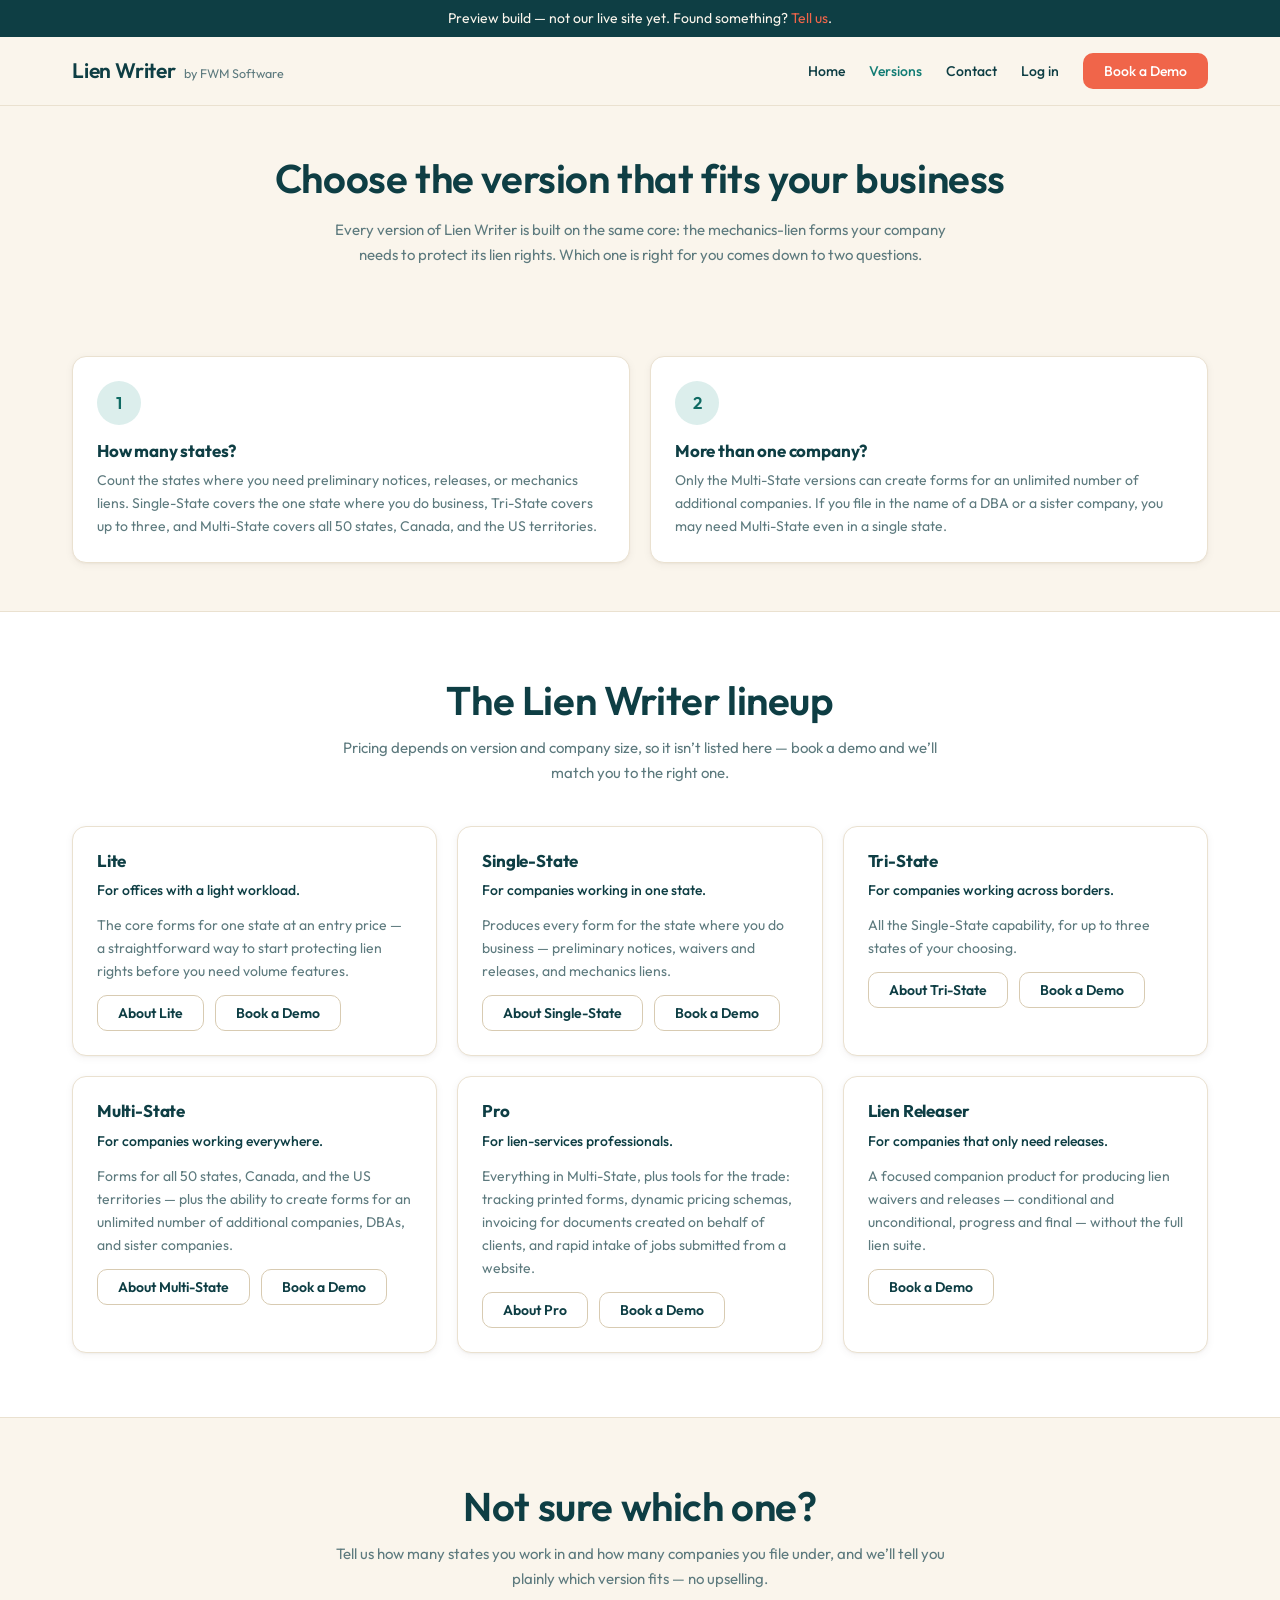
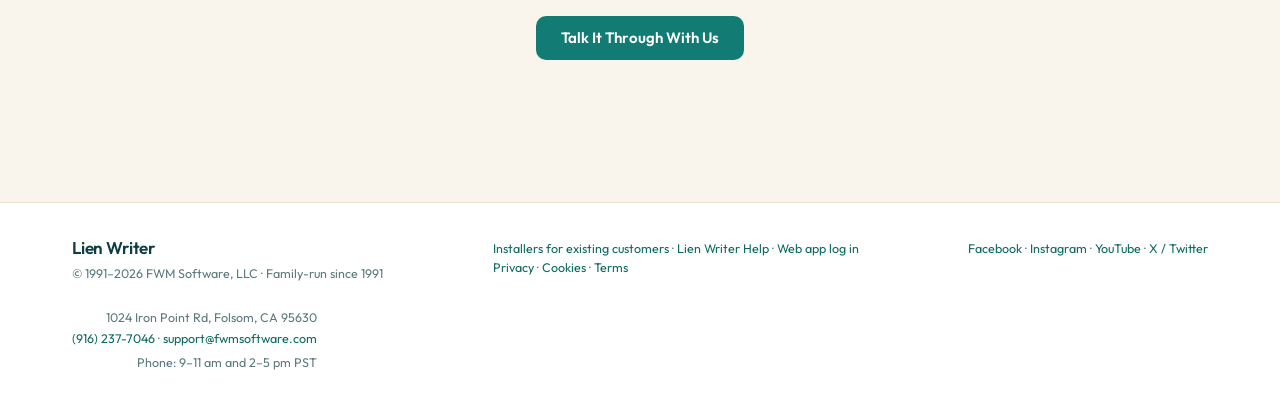
<file: versions.html>
<!DOCTYPE html>
<html lang="en">
<head>
  <meta name="robots" content="noindex, nofollow">
<meta charset="utf-8">
<meta name="viewport" content="width=device-width, initial-scale=1">
<title>Lien Writer&reg; Versions &amp; Pricing &mdash; Lite to Pro Mechanics Lien Software | FWM Software</title>
<meta name="description" content="Compare Lien Writer versions: Lite, Single-State, Tri-State, Multi-State, and Pro. Preliminary notice and lien waiver software for one state or all 50, from 3-person offices to enterprise credit teams.">
<link rel="preconnect" href="https://fonts.googleapis.com">
<link rel="preconnect" href="https://fonts.gstatic.com" crossorigin>
<link href="https://fonts.googleapis.com/css2?family=Outfit:wght@400;500;600;700&display=swap" rel="stylesheet">
<link rel="stylesheet" href="styles.css">
</head>
<body>
  <div style="background:#0E3E44;color:#FAF5EC;text-align:center;padding:8px 16px;font-size:14px">Preview build — not our live site yet. Found something? <a href="contact.html" style="color:#F0654A">Tell us</a>.</div>

<header class="site-header">
  <div class="shell header-inner">
    <a class="lockup" href="index.html">
      <span class="lockup-name">Lien Writer</span>
      <span class="lockup-by">by FWM Software</span>
    </a>
    <nav class="site-nav" aria-label="Main">
      <a href="index.html">Home</a>
      <a href="versions.html" aria-current="page">Versions</a>
      <a href="contact.html">Contact</a>
      <a href="https://app.lienwriter.com">Log in</a>
      <a class="btn btn-accent" href="contact.html">Book a Demo</a>
    </nav>
  </div>
</header>

<main>

  <section class="page-intro">
    <div class="shell">
      <h1>Choose the version that fits your business</h1>
      <p>Every version of Lien Writer is built on the same core: the mechanics-lien forms your company needs to protect its lien rights. Which one is right for you comes down to two questions.</p>
    </div>
  </section>

  <!-- The two deciding questions -->
  <section class="section-tight">
    <div class="shell grid-2">
      <div class="card">
        <span class="step-badge">1</span>
        <h3>How many states?</h3>
        <p>Count the states where you need preliminary notices, releases, or mechanics liens. Single-State covers the one state where you do business, Tri-State covers up to three, and Multi-State covers all 50 states, Canada, and the US territories.</p>
      </div>
      <div class="card">
        <span class="step-badge">2</span>
        <h3>More than one company?</h3>
        <p>Only the Multi-State versions can create forms for an unlimited number of additional companies. If you file in the name of a DBA or a sister company, you may need Multi-State even in a single state.</p>
      </div>
    </div>
  </section>

  <!-- The lineup -->
  <section class="section section-card">
    <div class="shell">
      <h2 class="section-title">The Lien Writer lineup</h2>
      <p class="section-sub">Pricing depends on version and company size, so it isn&rsquo;t listed here — book a demo and we&rsquo;ll match you to the right one.</p>
      <div class="grid-3">
        <div class="card">
          <h3 style="margin-top:0">Lite</h3>
          <p class="lede">For offices with a light workload.</p>
          <p>The core forms for one state at an entry price — a straightforward way to start protecting lien rights before you need volume features.</p>
          <p class="version-cta"><a class="btn btn-outline" href="lite-version/">About Lite</a> <a class="btn btn-outline" href="contact.html" style="margin-left:var(--space-2)">Book a Demo</a></p>
        </div>
        <div class="card">
          <h3 style="margin-top:0">Single-State</h3>
          <p class="lede">For companies working in one state.</p>
          <p>Produces every form for the state where you do business — preliminary notices, waivers and releases, and mechanics liens.</p>
          <p class="version-cta"><a class="btn btn-outline" href="single-state/">About Single-State</a> <a class="btn btn-outline" href="contact.html" style="margin-left:var(--space-2)">Book a Demo</a></p>
        </div>
        <div class="card">
          <h3 style="margin-top:0">Tri-State</h3>
          <p class="lede">For companies working across borders.</p>
          <p>All the Single-State capability, for up to three states of your choosing.</p>
          <p class="version-cta"><a class="btn btn-outline" href="tri-state/">About Tri-State</a> <a class="btn btn-outline" href="contact.html" style="margin-left:var(--space-2)">Book a Demo</a></p>
        </div>
        <div class="card">
          <h3 style="margin-top:0">Multi-State</h3>
          <p class="lede">For companies working everywhere.</p>
          <p>Forms for all 50 states, Canada, and the US territories — plus the ability to create forms for an unlimited number of additional companies, DBAs, and sister companies.</p>
          <p class="version-cta"><a class="btn btn-outline" href="multi-state/">About Multi-State</a> <a class="btn btn-outline" href="contact.html" style="margin-left:var(--space-2)">Book a Demo</a></p>
        </div>
        <div class="card">
          <h3 style="margin-top:0">Pro</h3>
          <p class="lede">For lien-services professionals.</p>
          <p>Everything in Multi-State, plus tools for the trade: tracking printed forms, dynamic pricing schemas, invoicing for documents created on behalf of clients, and rapid intake of jobs submitted from a website.</p>
          <p class="version-cta"><a class="btn btn-outline" href="lien-writer-pro/">About Pro</a> <a class="btn btn-outline" href="contact.html" style="margin-left:var(--space-2)">Book a Demo</a></p>
        </div>
        <div class="card">
          <h3 style="margin-top:0">Lien Releaser</h3>
          <p class="lede">For companies that only need releases.</p>
          <p>A focused companion product for producing lien waivers and releases — conditional and unconditional, progress and final — without the full lien suite.</p>
          <p class="version-cta"><a class="btn btn-outline" href="contact.html">Book a Demo</a></p>
        </div>
      </div>
    </div>
  </section>

  <!-- Still unsure -->
  <section class="section">
    <div class="shell" style="text-align:center">
      <h2 class="section-title">Not sure which one?</h2>
      <p class="section-sub">Tell us how many states you work in and how many companies you file under, and we&rsquo;ll tell you plainly which version fits — no upselling.</p>
      <p style="margin-top:var(--space-6)"><a class="btn btn-primary btn-lg" href="contact.html">Talk It Through With Us</a></p>
    </div>
  </section>

</main>

<footer class="site-footer">
  <div class="shell footer-inner">
    <div>
      <div class="lockup-name">Lien Writer</div>
      <div class="footer-line">&copy; 1991&ndash;2026 FWM Software, LLC &middot; Family-run since 1991</div>
    </div>
    <nav class="footer-line" aria-label="More from FWM Software">
      <a href="downloads.html">Installers for existing customers</a> &middot;
      <a href="https://www.lienwriterhelp.com/">Lien Writer Help</a> &middot;
      <a href="https://app.lienwriter.com">Web app log in</a><br>
      <a href="privacy.html">Privacy</a> &middot;
      <a href="cookies.html">Cookies</a> &middot;
      <a href="terms.html">Terms</a>
    </nav>
    <nav class="footer-line" aria-label="Social">
      <a href="https://www.facebook.com/lienwriter" rel="noopener">Facebook</a> &middot;
      <a href="https://www.instagram.com/lienwritersoftware/" rel="noopener">Instagram</a> &middot;
      <a href="https://www.youtube.com/channel/UCjJ4qw9RENUGx04Q4GmMbog" rel="noopener">YouTube</a> &middot;
      <a href="https://twitter.com/Fmoore0001" rel="noopener">X / Twitter</a>
    </nav>
    <address>
      1024 Iron Point Rd, Folsom, CA 95630<br>
      <a href="tel:+19162377046">(916) 237-7046</a> &middot; <a href="mailto:support@fwmsoftware.com">support@fwmsoftware.com</a>
      <span class="footer-hours">Phone: 9&ndash;11 am and 2&ndash;5 pm PST</span>
    </address>
  </div>
</footer>

</body>
</html>
</file>
<file: styles.css>
/* ============================================================
   fwmsoftware.com — Harbor & Coral
   Shared stylesheet built from the Lien Writer design tokens.
   ============================================================ */

:root {
  /* --- Base palette: Harbor & Coral --- */
  --sand: #FAF5EC;
  --deep-harbor: #0E3E44;
  --harbor-teal: #127C74;
  --coral: #F0654A;
  --sunshine: #F9C784;

  /* --- Surfaces --- */
  --surface-page: #FAF5EC;
  --surface-card: #FFFFFF;
  --surface-sidebar: #FDFAF4;
  --surface-soft: #DCEEEC;

  /* --- Text --- */
  --text-body: #0E3E44;
  --text-muted: #5D7A7E;
  --text-inverse: #FFFFFF;
  --text-on-primary: #FFFFFF;
  --text-link: #0F6A63;

  /* --- Brand --- */
  --brand-primary: #127C74;
  --brand-primary-hover: #0F6A63;
  --brand-primary-active: #0C5952;
  --brand-primary-soft: #DCEEEC;
  --brand-accent: #F0654A;
  --brand-accent-hover: #D9573D;
  --brand-accent-active: #C24B33;
  --brand-support: #F9C784;

  /* --- Borders --- */
  --border-default: #EAE1D0;
  --border-strong: #D8CBB2;
  --border-input: #D8CBB2;

  /* --- Status (job lifecycle) --- */
  --status-pending-bg: #FBEFD5;
  --status-pending-fg: #91660D;
  --status-processed-bg: #E7EBEE;
  --status-processed-fg: #526471;
  --status-submitted-bg: #DCEEEC;
  --status-submitted-fg: #0F6A63;
  --status-paid-bg: #E0F0E4;
  --status-paid-fg: #2B6D45;

  /* --- Feedback --- */
  --success: #2B6D45;
  --focus-ring: rgba(18, 124, 116, 0.3);

  /* --- Dark marketing section: no --espresso token in colors.css,
         so the compliance block uses Deep Harbor per the guide. --- */
  --espresso: #0E3E44;

  /* --- Type --- */
  --font-display: 'Outfit', -apple-system, BlinkMacSystemFont, 'Segoe UI', sans-serif;
  --font-ui: 'Outfit', -apple-system, BlinkMacSystemFont, 'Segoe UI', sans-serif;
  --text-xs: 11.5px;
  --text-sm: 12.5px;
  --text-base: 14px;
  --text-md: 15px;
  --text-lg: 17px;
  --text-xl: 21px;
  --text-2xl: 27px;
  --text-3xl: 40px;
  --text-hero: 56px;
  --leading-tight: 1.2;
  --leading-normal: 1.5;
  --leading-relaxed: 1.65;
  --tracking-display: -0.01em;
  --tracking-caps: 0.04em;

  /* --- Space, radius, size --- */
  --space-1: 4px;  --space-2: 8px;  --space-3: 12px; --space-4: 16px;
  --space-5: 20px; --space-6: 24px; --space-8: 32px; --space-10: 40px;
  --space-12: 48px; --space-16: 64px;
  --radius-sm: 6px;
  --radius-md: 10px;
  --radius-lg: 14px;
  --radius-pill: 999px;
  --control-height: 36px;
  --control-height-lg: 44px;

  /* --- Effects --- */
  --shadow-card: 0 1px 2px rgba(51, 38, 26, 0.04), 0 2px 8px rgba(51, 38, 26, 0.05);
  --shadow-raised: 0 4px 16px rgba(51, 38, 26, 0.10);
  --shadow-overlay: 0 12px 40px rgba(51, 38, 26, 0.18);
  --duration-fast: 0.15s;
  --duration-base: 0.2s;
}

/* ---------- Base ---------- */

* { box-sizing: border-box; }

body {
  margin: 0;
  background: var(--surface-page);
  font-family: var(--font-ui);
  color: var(--text-body);
  font-size: var(--text-base);
  line-height: var(--leading-normal);
  -webkit-font-smoothing: antialiased;
  text-rendering: optimizeLegibility;
}

a { color: var(--text-link); text-decoration: none; }
a:hover { color: var(--brand-primary-hover); text-decoration: underline; }

h1, h2, h3 {
  font-family: var(--font-display);
  letter-spacing: var(--tracking-display);
  line-height: var(--leading-tight);
  margin: 0;
}

.shell {
  max-width: 1200px;
  margin: 0 auto;
  padding-left: var(--space-8);
  padding-right: var(--space-8);
}

/* ---------- Buttons ---------- */

.btn {
  display: inline-flex;
  align-items: center;
  justify-content: center;
  height: var(--control-height);
  padding: 0 var(--space-5);
  border-radius: var(--radius-md);
  border: 1px solid transparent;
  font-family: var(--font-ui);
  font-size: var(--text-base);
  font-weight: 600;
  cursor: pointer;
  white-space: nowrap;
  transition: background var(--duration-fast) ease, border-color var(--duration-fast) ease, color var(--duration-fast) ease;
}
.btn:hover { text-decoration: none; }
.btn-lg { height: var(--control-height-lg); padding: 0 var(--space-6); font-size: var(--text-md); }

.btn-primary { background: var(--brand-primary); color: var(--text-on-primary); }
.btn-primary:hover { background: var(--brand-primary-hover); color: var(--text-on-primary); }
.btn-primary:active { background: var(--brand-primary-active); }

/* Coral — the strongest CTA only */
.btn-accent { background: var(--brand-accent); color: var(--text-on-primary); }
.btn-accent:hover { background: var(--brand-accent-hover); color: var(--text-on-primary); }
.btn-accent:active { background: var(--brand-accent-active); }

.btn-outline { background: var(--surface-card); border-color: var(--border-strong); color: var(--text-body); }
.btn-outline:hover { border-color: var(--brand-primary); color: var(--brand-primary); }

.btn:focus-visible, input:focus-visible, textarea:focus-visible {
  outline: none;
  border-color: var(--brand-primary);
  box-shadow: 0 0 0 3px var(--focus-ring);
}

/* ---------- Header ---------- */

.site-header {
  background: var(--surface-page);
  border-bottom: 1px solid var(--border-default);
}
.header-inner {
  display: flex;
  align-items: center;
  justify-content: space-between;
  gap: var(--space-6);
  flex-wrap: wrap;
  padding-top: var(--space-4);
  padding-bottom: var(--space-4);
}
.lockup { display: inline-flex; align-items: baseline; gap: var(--space-2); }
.lockup:hover { text-decoration: none; }
.lockup-name {
  font-family: var(--font-display);
  font-size: var(--text-xl);
  font-weight: 600;
  letter-spacing: var(--tracking-display);
  color: var(--text-body);
}
.lockup-by { font-size: var(--text-sm); color: var(--text-muted); }

.site-nav { display: flex; align-items: center; gap: var(--space-6); flex-wrap: wrap; }
.site-nav > a { font-weight: 500; color: var(--text-body); }
.site-nav > a:hover { color: var(--brand-primary); text-decoration: none; }
.site-nav > a[aria-current="page"] { color: var(--brand-primary); }
.site-nav .btn { color: var(--text-on-primary); }

/* ---------- Sections ---------- */

.section { padding: var(--space-16) 0; }
.section-tight { padding: var(--space-12) 0; }
.section-card {
  background: var(--surface-card);
  border-top: 1px solid var(--border-default);
  border-bottom: 1px solid var(--border-default);
}
.section-title {
  text-align: center;
  font-size: var(--text-3xl);
  font-weight: 600;
}
.section-sub {
  margin: var(--space-3) auto 0;
  max-width: 620px;
  text-align: center;
  color: var(--text-muted);
  font-size: var(--text-md);
  line-height: var(--leading-relaxed);
}

/* ---------- Hero ---------- */

.hero { padding: var(--space-12) 0 var(--space-16); text-align: center; }
.hero h1 {
  margin: 0 auto;
  max-width: 820px;
  font-size: var(--text-hero);
  font-weight: 600;
  line-height: 1.08;
}
.hero-sub {
  margin: var(--space-5) auto 0;
  max-width: 560px;
  font-size: var(--text-lg);
  color: var(--text-muted);
  line-height: var(--leading-relaxed);
}
.hero-ctas {
  display: flex;
  gap: var(--space-3);
  justify-content: center;
  flex-wrap: wrap;
  margin-top: var(--space-8);
}

/* Browser frame + app mock */
.browser-frame {
  margin: var(--space-12) auto 0;
  max-width: 980px;
  border-radius: var(--radius-lg);
  border: 1px solid var(--border-default);
  box-shadow: var(--shadow-overlay);
  overflow: hidden;
  background: var(--surface-card);
  text-align: left;
}
.browser-bar {
  display: flex;
  align-items: center;
  gap: 6px;
  padding: 10px 14px;
  border-bottom: 1px solid var(--border-default);
  background: var(--surface-page);
}
.browser-dot { width: 10px; height: 10px; border-radius: 50%; }
.browser-dot.d1 { background: #E86A4E; }
.browser-dot.d2 { background: #E89B2E; }
.browser-dot.d3 { background: #7FA98C; }
.browser-url { margin-left: var(--space-3); font-size: var(--text-sm); color: var(--text-muted); }

.app-mock { display: flex; min-height: 430px; font-size: var(--text-sm); }
.mock-sidebar {
  width: 184px;
  flex-shrink: 0;
  background: var(--surface-sidebar);
  border-right: 1px solid var(--border-default);
  padding: var(--space-4) var(--space-3);
}
.mock-lockup { padding: 0 var(--space-2) var(--space-4); }
.mock-lockup strong {
  display: block;
  font-family: var(--font-display);
  font-size: var(--text-lg);
  font-weight: 600;
  letter-spacing: var(--tracking-display);
}
.mock-lockup span { font-size: var(--text-xs); color: var(--text-muted); }
.mock-nav { display: flex; flex-direction: column; gap: 2px; }
.mock-nav span {
  padding: 7px var(--space-2);
  border-radius: var(--radius-sm);
  color: var(--text-muted);
  font-weight: 500;
}
.mock-nav .active { background: var(--surface-soft); color: var(--text-link); font-weight: 600; }

.mock-main { flex: 1; background: var(--surface-page); padding: var(--space-4); min-width: 0; }
.mock-title { font-family: var(--font-display); font-size: var(--text-md); font-weight: 600; margin-bottom: var(--space-3); }
.mock-stats { display: grid; grid-template-columns: repeat(3, 1fr); gap: var(--space-3); }
.mock-stat {
  background: var(--surface-card);
  border: 1px solid var(--border-default);
  border-radius: var(--radius-md);
  padding: var(--space-3) var(--space-4);
  box-shadow: var(--shadow-card);
}
.mock-stat b {
  display: block;
  font-family: var(--font-display);
  font-size: var(--text-xl);
  font-weight: 600;
}
.mock-stat span { color: var(--text-muted); font-size: var(--text-xs); }

.mock-table {
  margin-top: var(--space-3);
  background: var(--surface-card);
  border: 1px solid var(--border-default);
  border-radius: var(--radius-md);
  box-shadow: var(--shadow-card);
  overflow: hidden;
}
.mock-row {
  display: grid;
  grid-template-columns: 2.2fr 0.7fr 1fr 1.1fr;
  gap: var(--space-2);
  align-items: center;
  padding: 0 var(--space-4);
  height: 42px;
  border-top: 1px solid var(--border-default);
}
.mock-row:first-child {
  border-top: none;
  height: 34px;
  font-size: var(--text-xs);
  font-weight: 600;
  text-transform: uppercase;
  letter-spacing: var(--tracking-caps);
  color: var(--text-muted);
}
.mock-amount { text-align: right; font-variant-numeric: tabular-nums; }
.mock-row .mock-amount:nth-child(3) { text-align: right; }

.pill {
  justify-self: end;
  display: inline-block;
  padding: 2px 10px;
  border-radius: var(--radius-pill);
  font-size: var(--text-xs);
  font-weight: 600;
}
.pill-pending { background: var(--status-pending-bg); color: var(--status-pending-fg); }
.pill-processed { background: var(--status-processed-bg); color: var(--status-processed-fg); }
.pill-submitted { background: var(--status-submitted-bg); color: var(--status-submitted-fg); }
.pill-paid { background: var(--status-paid-bg); color: var(--status-paid-fg); }

/* ---------- Trust bar ---------- */

.trust-grid {
  display: grid;
  grid-template-columns: repeat(3, 1fr);
  gap: var(--space-6);
  text-align: center;
  padding: var(--space-6) 0;
}
.trust-grid b {
  display: block;
  font-family: var(--font-display);
  font-size: var(--text-2xl);
  font-weight: 600;
}
.trust-grid span { font-size: var(--text-sm); color: var(--text-muted); }

/* ---------- Cards & grids ---------- */

.grid-3 { display: grid; grid-template-columns: repeat(3, 1fr); gap: var(--space-5); margin-top: var(--space-10); }
.grid-2 { display: grid; grid-template-columns: repeat(2, 1fr); gap: var(--space-5); margin-top: var(--space-10); }

.card {
  background: var(--surface-card);
  border: 1px solid var(--border-default);
  border-radius: var(--radius-lg);
  padding: var(--space-6);
  box-shadow: var(--shadow-card);
}
.card h3 { font-size: var(--text-lg); font-weight: 700; margin: var(--space-4) 0 var(--space-2); }
.card p { margin: 0; color: var(--text-muted); line-height: var(--leading-relaxed); }

.step-badge {
  display: inline-flex;
  align-items: center;
  justify-content: center;
  width: 44px;
  height: 44px;
  border-radius: 50%;
  background: var(--brand-primary-soft);
  color: var(--text-link);
  font-family: var(--font-display);
  font-size: var(--text-lg);
  font-weight: 600;
}

/* Feature grid tiles sit on sand inside the white band */
.feature {
  background: var(--surface-page);
  border: 1px solid var(--border-default);
  border-radius: var(--radius-md);
  padding: var(--space-5);
  box-shadow: none;
}
.feature h3 { margin: 0 0 var(--space-1); font-size: var(--text-md); font-weight: 700; }
.tag-soon {
  margin-left: var(--space-2);
  vertical-align: 2px;
  display: inline-block;
  padding: 2px 8px;
  border-radius: var(--radius-pill);
  font-size: var(--text-xs);
  font-weight: 600;
  background: var(--status-pending-bg);
  color: var(--status-pending-fg);
}

/* ---------- Testimonials ---------- */

.quote-card { margin: 0; }
.quote-card blockquote {
  margin: 0;
  font-family: var(--font-display);
  font-size: var(--text-xl);
  font-weight: 500;
  line-height: 1.45;
}
.quote-card figcaption { margin-top: var(--space-4); font-size: var(--text-sm); color: var(--text-muted); }
.quote-card figcaption strong { color: var(--text-body); font-weight: 700; }

/* ---------- Compliance (the one dark section) ---------- */

.compliance { background: var(--espresso); color: var(--text-inverse); }
.compliance-inner {
  display: grid;
  grid-template-columns: 1.2fr 1fr;
  gap: var(--space-12);
  align-items: center;
  padding: var(--space-16) 0;
}
.compliance h2 { font-size: var(--text-3xl); font-weight: 600; }
.compliance p {
  margin: var(--space-4) 0 0;
  max-width: 520px;
  font-size: var(--text-md);
  line-height: var(--leading-relaxed);
  opacity: 0.82;
}
.compliance-stats { display: grid; grid-template-columns: 1fr 1fr; gap: var(--space-3); }
.compliance-stat {
  border: 1px solid rgba(255, 255, 255, 0.18);
  border-radius: var(--radius-md);
  padding: var(--space-4);
}
.compliance-stat b {
  display: block;
  font-family: var(--font-display);
  font-size: var(--text-2xl);
  font-weight: 600;
}
.compliance-stat span { font-size: var(--text-sm); opacity: 0.75; }

/* ---------- Forms ---------- */

.form-card { max-width: 620px; margin: 0 auto; padding: var(--space-8); }
.form-card h2 { text-align: center; font-size: var(--text-2xl); font-weight: 600; }
.form-card .form-lede {
  margin: var(--space-2) 0 var(--space-6);
  text-align: center;
  color: var(--text-muted);
}
.form-grid { display: grid; grid-template-columns: 1fr 1fr; gap: var(--space-4); }
.field { display: flex; flex-direction: column; gap: var(--space-1); margin-bottom: var(--space-4); }
.field label { font-size: var(--text-sm); font-weight: 600; }
.field input, .field textarea {
  font-family: var(--font-ui);
  font-size: var(--text-base);
  color: var(--text-body);
  background: var(--surface-card);
  border: 1px solid var(--border-input);
  border-radius: var(--radius-md);
  height: var(--control-height);
  padding: 0 var(--space-3);
  transition: border-color var(--duration-fast) ease, box-shadow var(--duration-fast) ease;
}
.field textarea { height: auto; min-height: 96px; padding: var(--space-2) var(--space-3); resize: vertical; }
.form-note {
  margin-top: var(--space-4);
  text-align: center;
  font-weight: 600;
  color: var(--success);
}

/* ---------- Page intros & contact ---------- */

.page-intro { padding: var(--space-12) 0 0; text-align: center; }
.page-intro h1 { font-size: var(--text-3xl); font-weight: 600; }
.page-intro p {
  margin: var(--space-4) auto 0;
  max-width: 640px;
  color: var(--text-muted);
  font-size: var(--text-md);
  line-height: var(--leading-relaxed);
}

.contact-list { list-style: none; margin: var(--space-5) 0 0; padding: 0; }
.contact-list li { margin-bottom: var(--space-3); }
.contact-list .contact-label {
  display: block;
  font-size: var(--text-xs);
  font-weight: 600;
  text-transform: uppercase;
  letter-spacing: var(--tracking-caps);
  color: var(--text-muted);
}
.contact-list .contact-value { font-size: var(--text-md); font-weight: 500; }

.version-cta { margin-top: var(--space-5); }
.card .lede { color: var(--text-body); font-weight: 500; margin-bottom: var(--space-2); }

/* Lists inside cards read as prose, not as UI */
.card ul {
  margin: var(--space-3) 0 0;
  padding-left: var(--space-5);
  color: var(--text-muted);
  line-height: var(--leading-relaxed);
}
.card li { margin-bottom: var(--space-2); }
.card li:last-child { margin-bottom: 0; }
.card p + p { margin-top: var(--space-3); }

/* ---------- Callout: advisory and placeholder notices ---------- */

.callout {
  background: var(--brand-primary-soft);
  border: 1px solid var(--border-default);
  border-left: 3px solid var(--brand-primary);
  border-radius: var(--radius-md);
  padding: var(--space-5);
  margin-top: var(--space-6);
}
.callout h3 { font-size: var(--text-md); font-weight: 700; margin: 0 0 var(--space-2); }
.callout p { margin: 0; color: var(--text-body); line-height: var(--leading-relaxed); }
.callout p + p { margin-top: var(--space-3); }

/* ---------- Price tiles ---------- */

.price-grid { display: grid; grid-template-columns: 1fr 1fr; gap: var(--space-5); margin-top: var(--space-8); }
.price {
  background: var(--surface-card);
  border: 1px solid var(--border-default);
  border-radius: var(--radius-lg);
  padding: var(--space-6);
  box-shadow: var(--shadow-card);
  text-align: center;
}
.price b {
  display: block;
  font-family: var(--font-display);
  font-size: var(--text-3xl);
  font-weight: 600;
}
.price span { color: var(--text-muted); font-size: var(--text-sm); }

/* ---------- Prose blocks (legal, downloads, long copy) ---------- */

.prose { max-width: 720px; margin: 0 auto; }
.prose h2 { font-size: var(--text-2xl); font-weight: 600; margin-top: var(--space-10); }
.prose h2:first-child { margin-top: 0; }
.prose p, .prose li { color: var(--text-muted); font-size: var(--text-md); line-height: var(--leading-relaxed); }
.prose p { margin: var(--space-4) 0 0; }
.prose ul { margin: var(--space-4) 0 0; padding-left: var(--space-6); }
.prose li { margin-bottom: var(--space-2); }

/* ---------- Termly legal embeds (privacy / cookies / terms) ---------- */

/* Termly injects an iframe that reports its own height, so the container is
   deliberately unconstrained — a fixed height here would clip the document
   or strand a second scrollbar inside the page. */
.legal-embed {
  max-width: 820px;
  margin: 0 auto;
  background: var(--surface-card, #fff);
  border: 1px solid var(--border-default);
  border-radius: 10px;
  padding: var(--space-6);
}
.legal-embed iframe { width: 100%; border: 0; display: block; }
.legal-embed p { color: var(--text-muted); line-height: var(--leading-relaxed); margin: 0; }

.legal-fallback {
  max-width: 820px;
  margin: var(--space-4) auto 0;
  color: var(--text-muted);
  font-size: var(--text-sm);
  line-height: var(--leading-relaxed);
}

/* The callout on a legal page sits under the embed, not in a .prose column. */
.section-tight > .shell > .callout { max-width: 820px; margin: var(--space-8) auto 0; }

/* ---------- Footer ---------- */

.site-footer {
  border-top: 1px solid var(--border-default);
  background: var(--surface-card);
  margin-top: var(--space-16);
}
.footer-inner {
  display: flex;
  align-items: flex-start;
  justify-content: space-between;
  gap: var(--space-6);
  flex-wrap: wrap;
  padding-top: var(--space-8);
  padding-bottom: var(--space-8);
}
.footer-inner .lockup-name { font-size: var(--text-lg); }
.footer-line { margin-top: var(--space-1); font-size: var(--text-sm); color: var(--text-muted); }
.footer-hours { display: block; margin-top: var(--space-1); }
.site-footer address {
  font-style: normal;
  font-size: var(--text-sm);
  color: var(--text-muted);
  text-align: right;
  line-height: var(--leading-relaxed);
}

/* ---------- Responsive ---------- */

@media (max-width: 920px) {
  .hero h1 { font-size: var(--text-3xl); }
  .section-title, .compliance h2, .page-intro h1 { font-size: var(--text-2xl); }
  .grid-3, .trust-grid { grid-template-columns: 1fr 1fr; }
  .compliance-inner { grid-template-columns: 1fr; gap: var(--space-8); }
  .mock-sidebar { display: none; }
}

@media (max-width: 620px) {
  .shell { padding-left: var(--space-4); padding-right: var(--space-4); }
  .grid-3, .grid-2, .trust-grid, .form-grid, .mock-stats, .price-grid { grid-template-columns: 1fr; }
  .mock-row { grid-template-columns: 1.8fr 0.6fr 1fr; }
  .mock-row .mock-amount { display: none; }
  .footer-inner { flex-direction: column; }
  .site-footer address { text-align: left; }
}
</file>
